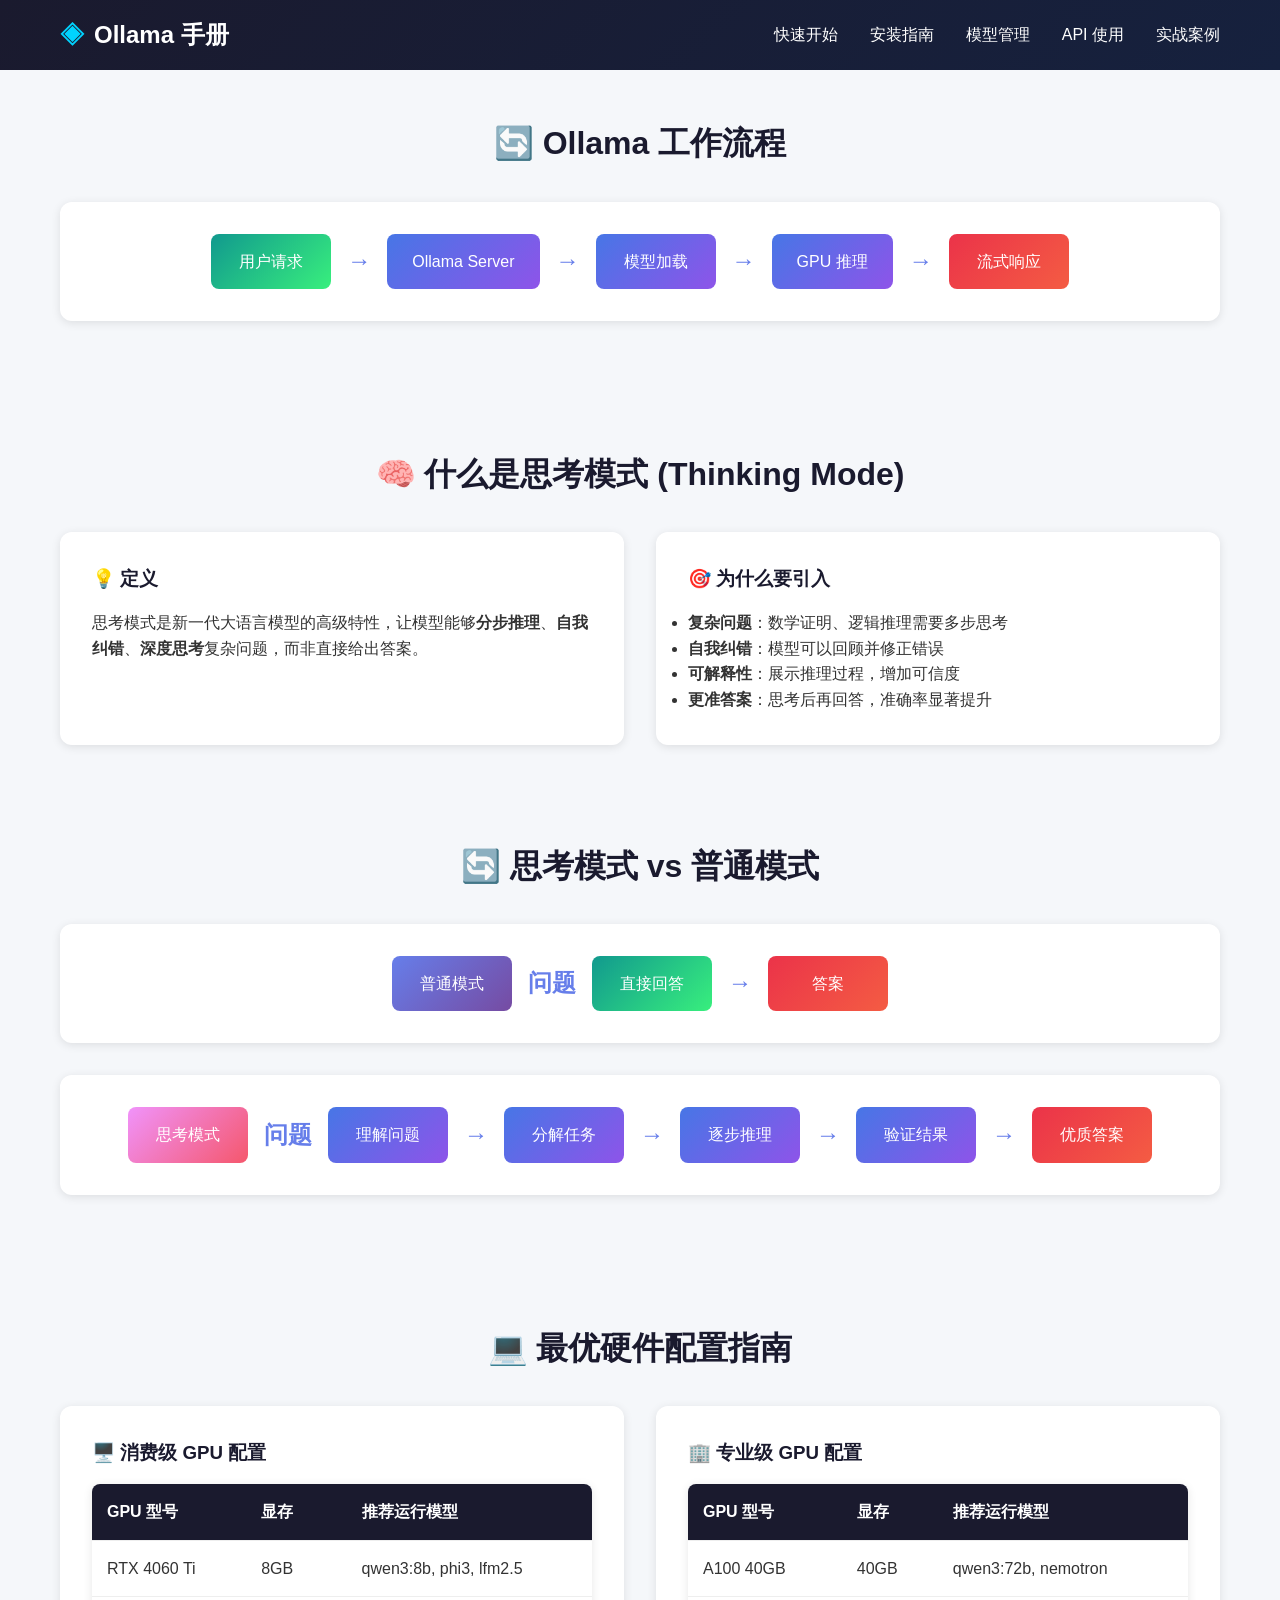
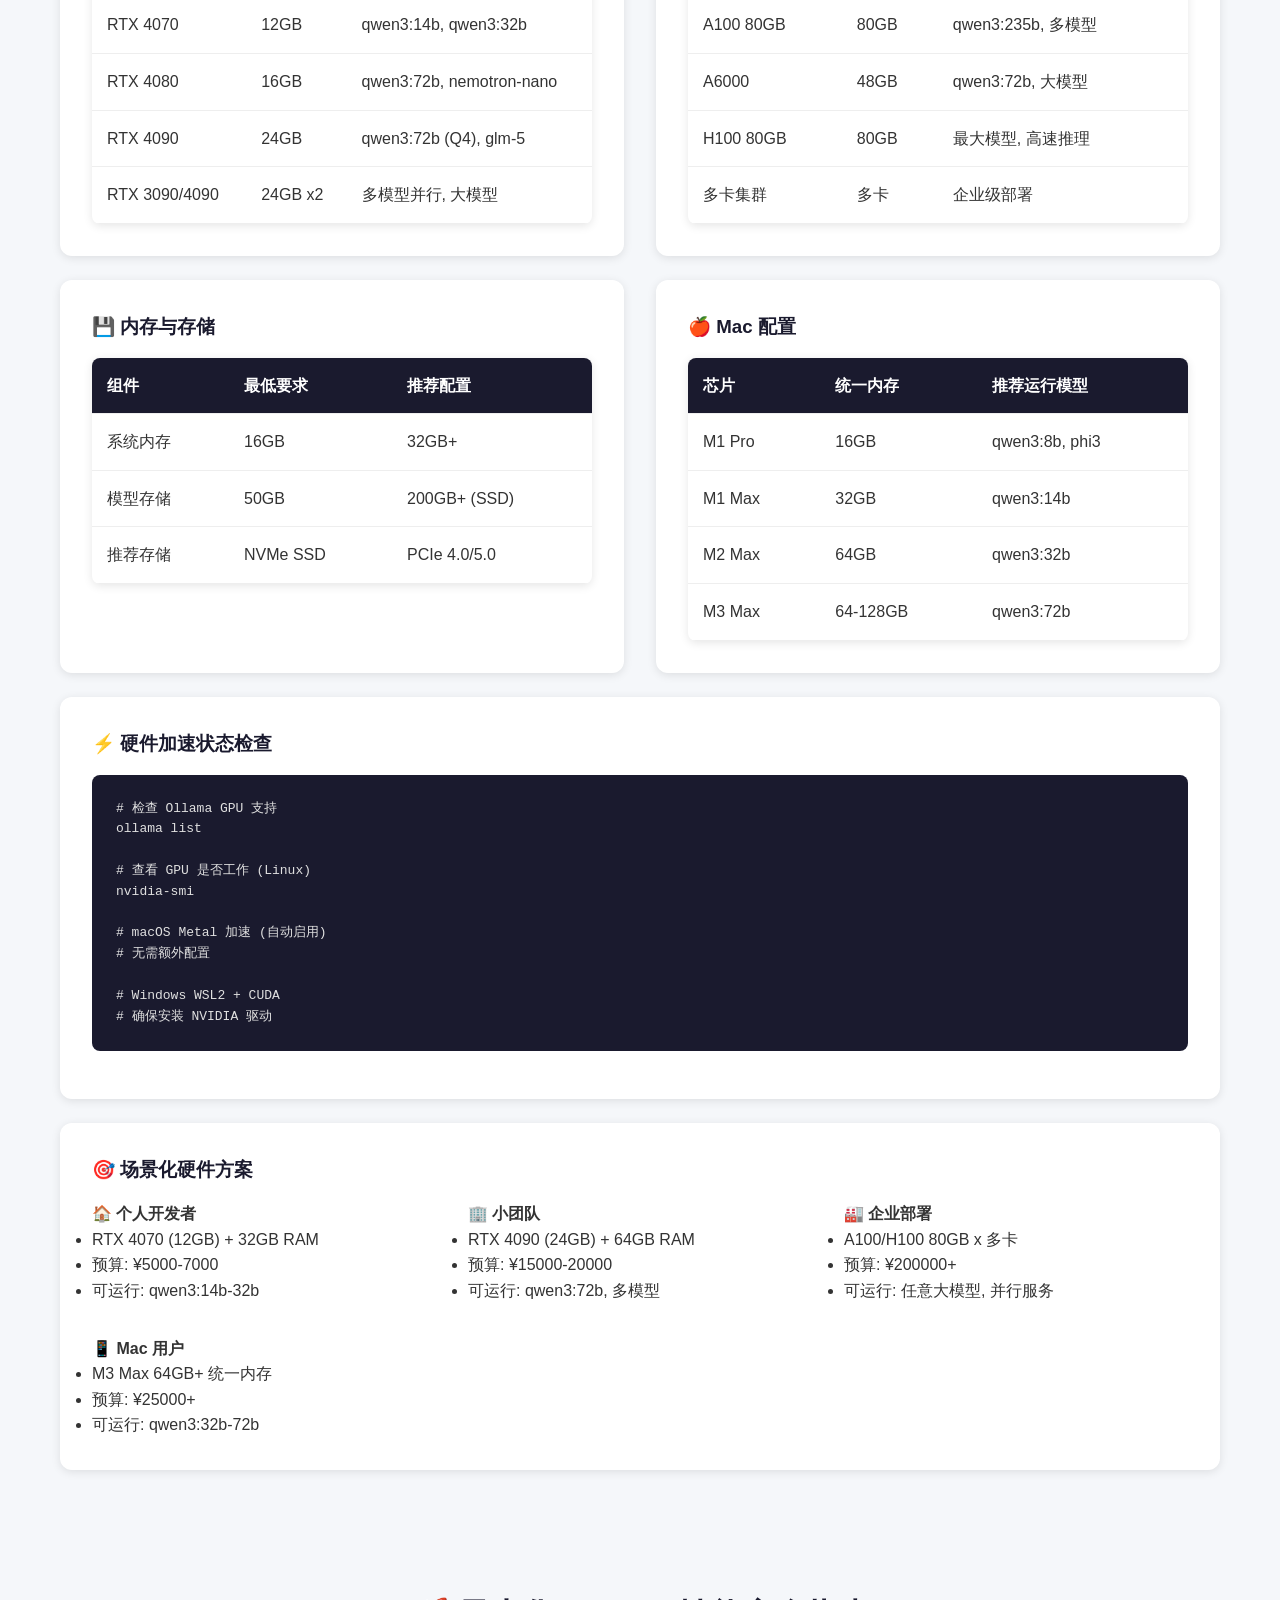
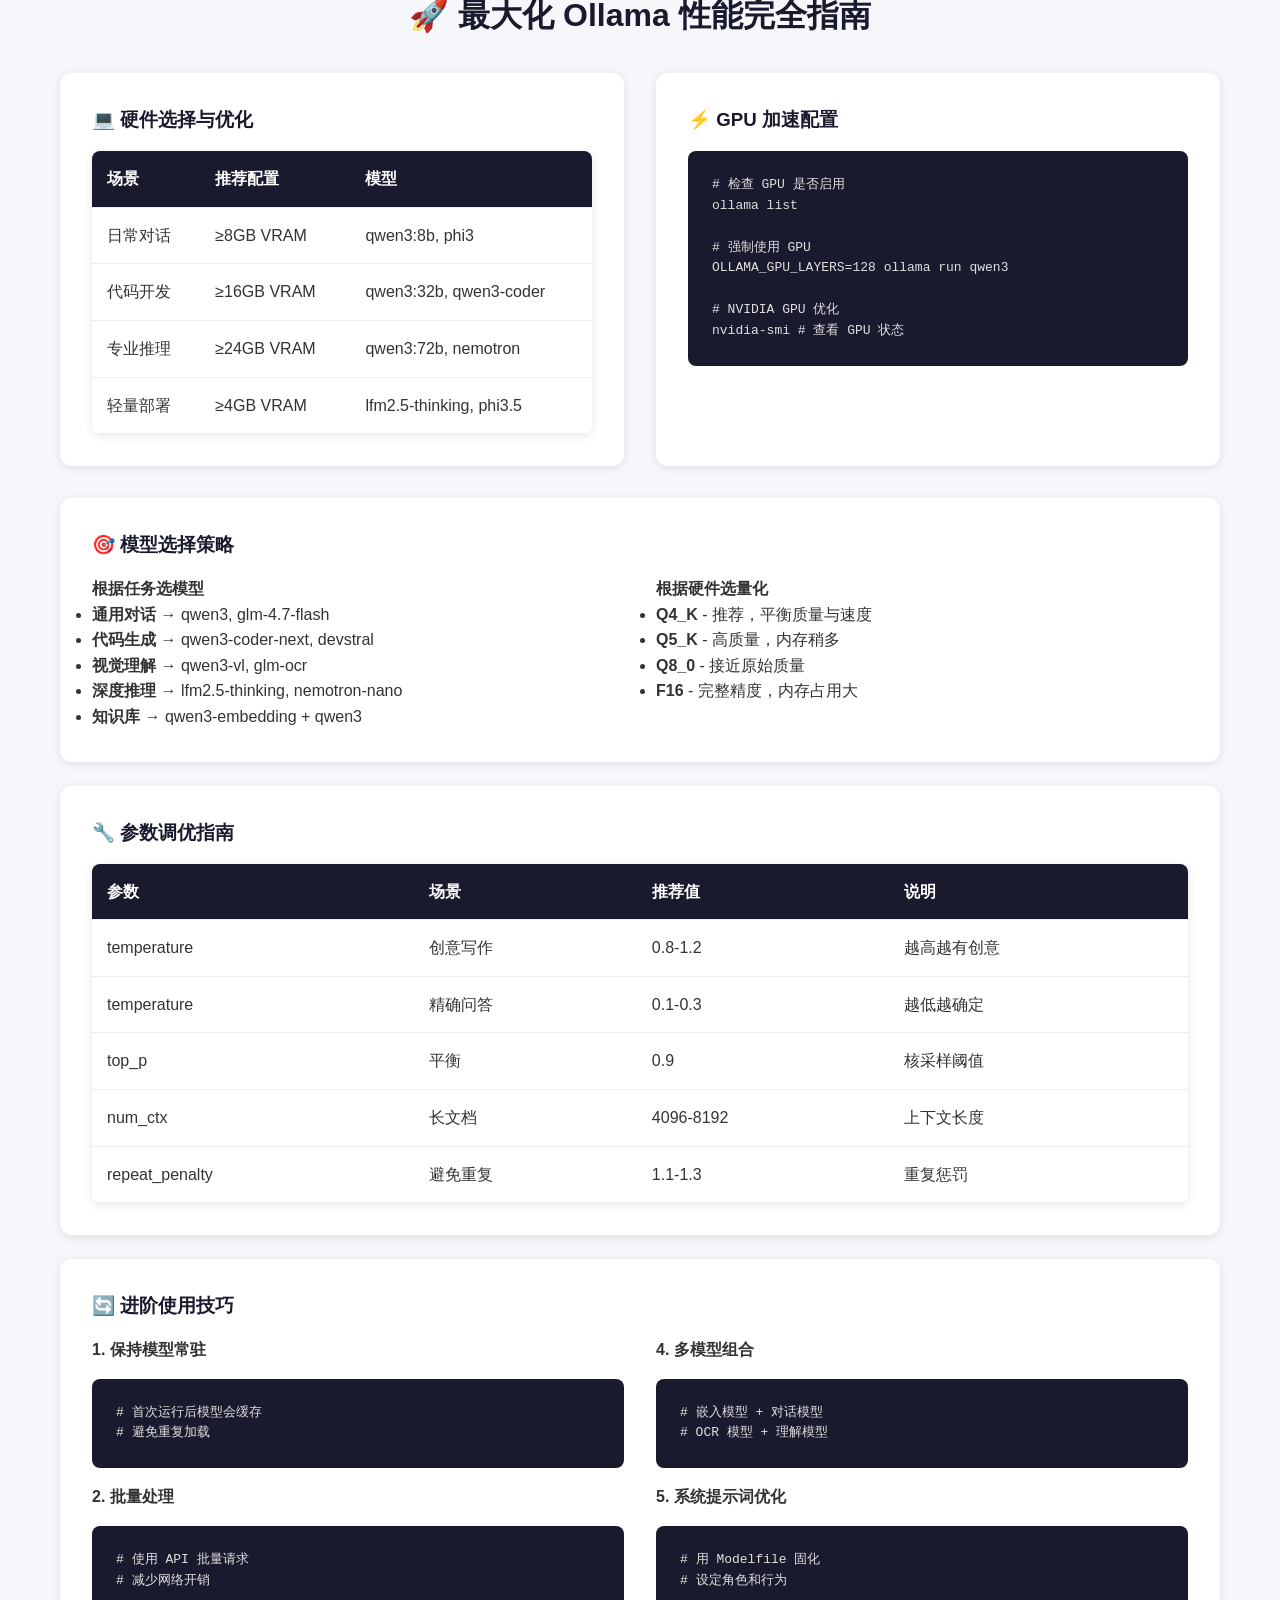
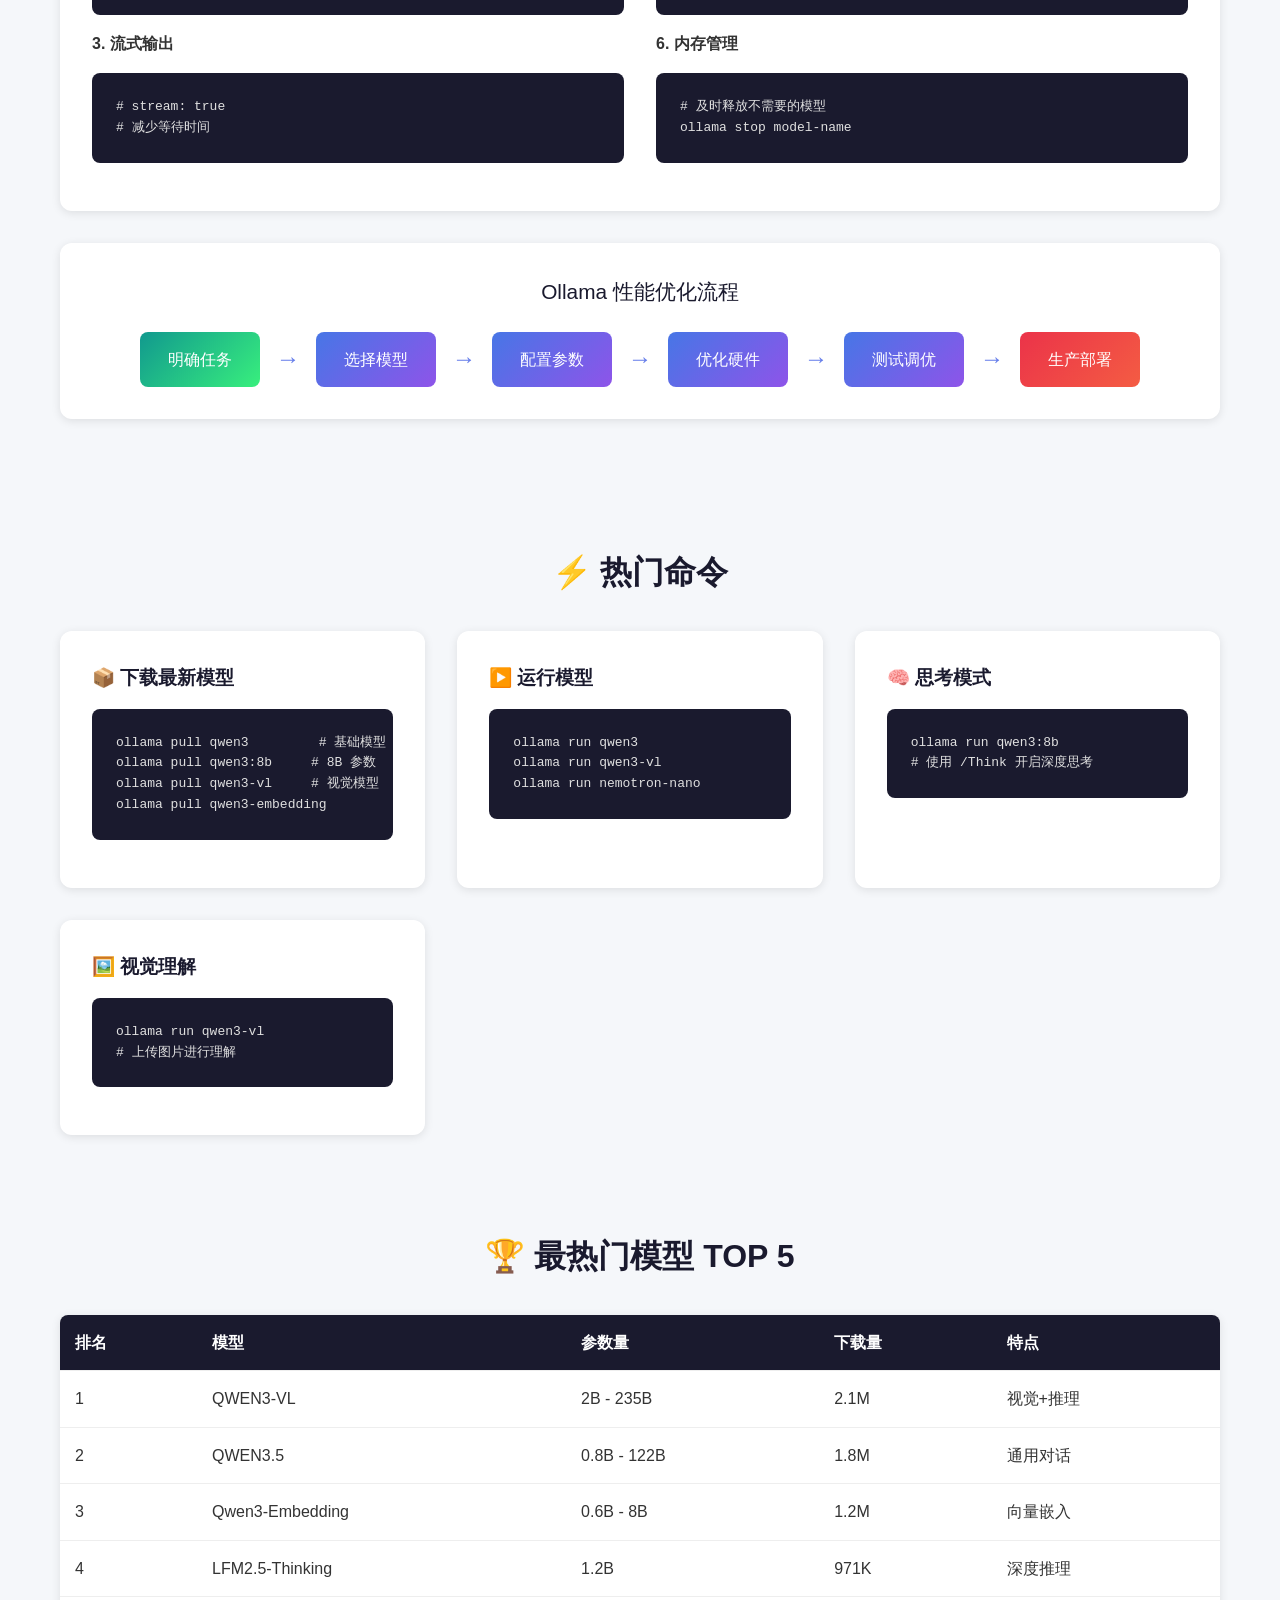
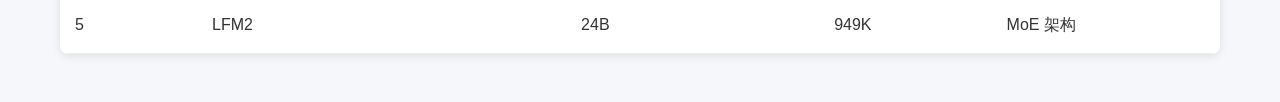
<file: index.html>
<!DOCTYPE html>
<html lang="zh-CN">
<head>
    <meta charset="UTF-8">
    <meta name="viewport" content="width=device-width, initial-scale=1.0">
    <title>Ollama 知识手册 - 程序员指南</title>
    <link rel="stylesheet" href="css/style.css">
</head>
<body>
    <header>
        <div class="container">
            <nav>
                <div class="logo"><span>◈</span> Ollama 手册</div>
                <ul class="nav-links">
                    <li><a href="#start">快速开始</a></li>
                    <li><a href="install.html">安装指南</a></li>
                    <li><a href="models.html">模型管理</a></li>
                    <li><a href="api.html">API 使用</a></li>
                    <li><a href="examples.html">实战案例</a></li>
                </ul>
            </nav>
        </div>
    </header>

    </section>

    <section class="section">
        <div class="container">
            <h2 class="section-title">🔄 Ollama 工作流程</h2>
            <div class="diagram">
                <div class="flowchart">
                    <div class="flow-node start">用户请求</div>
                    <span class="flow-arrow">→</span>
                    <div class="flow-node process">Ollama Server</div>
                    <span class="flow-arrow">→</span>
                    <div class="flow-node process">模型加载</div>
                    <span class="flow-arrow">→</span>
                    <div class="flow-node process">GPU 推理</div>
                    <span class="flow-arrow">→</span>
                    <div class="flow-node end">流式响应</div>
                </div>
            </div>
        </div>
    </section>

    <section class="section">
        <div class="container">
            <h2 class="section-title">🧠 什么是思考模式 (Thinking Mode)</h2>
            <div class="grid">
                <div class="card">
                    <h3>💡 定义</h3>
                    <p>思考模式是新一代大语言模型的高级特性，让模型能够<strong>分步推理</strong>、<strong>自我纠错</strong>、<strong>深度思考</strong>复杂问题，而非直接给出答案。</p>
                </div>
                <div class="card">
                    <h3>🎯 为什么要引入</h3>
                    <ul>
                        <li><strong>复杂问题</strong>：数学证明、逻辑推理需要多步思考</li>
                        <li><strong>自我纠错</strong>：模型可以回顾并修正错误</li>
                        <li><strong>可解释性</strong>：展示推理过程，增加可信度</li>
                        <li><strong>更准答案</strong>：思考后再回答，准确率显著提升</li>
                    </ul>
                </div>
            </div>
        </div>
    </section>

    <section class="section">
        <div class="container">
            <h2 class="section-title">🔄 思考模式 vs 普通模式</h2>
            <div class="diagram">
                <div class="flowchart">
                    <div class="flow-node" style="background: linear-gradient(135deg, #667eea 0%, #764ba2 100%);">普通模式</div>
                    <span class="flow-arrow">问题</span>
                    <div class="flow-node" style="background: linear-gradient(135deg, #11998e 0%, #38ef7d 100%);">直接回答</div>
                    <span class="flow-arrow">→</span>
                    <div class="flow-node end">答案</div>
                </div>
            </div>
            <div class="diagram" style="margin-top: 1rem;">
                <div class="flowchart">
                    <div class="flow-node" style="background: linear-gradient(135deg, #f093fb 0%, #f5576c 100%);">思考模式</div>
                    <span class="flow-arrow">问题</span>
                    <div class="flow-node" style="background: linear-gradient(135deg, #4776E6 0%, #8E54E9 100%);">理解问题</div>
                    <span class="flow-arrow">→</span>
                    <div class="flow-node" style="background: linear-gradient(135deg, #4776E6 0%, #8E54E9 100%);">分解任务</div>
                    <span class="flow-arrow">→</span>
                    <div class="flow-node" style="background: linear-gradient(135deg, #4776E6 0%, #8E54E9 100%);">逐步推理</div>
                    <span class="flow-arrow">→</span>
                    <div class="flow-node" style="background: linear-gradient(135deg, #4776E6 0%, #8E54E9 100%);">验证结果</div>
                    <span class="flow-arrow">→</span>
                    <div class="flow-node end">优质答案</div>
                </div>
            </div>
        </div>
    </section>

    <section class="section">
        <div class="container">
            <h2 class="section-title">💻 最优硬件配置指南</h2>
            
            <div class="grid" style="margin-bottom: 1.5rem;">
                <div class="card">
                    <h3>🖥️ 消费级 GPU 配置</h3>
                    <table>
                        <tr><th>GPU 型号</th><th>显存</th><th>推荐运行模型</th></tr>
                        <tr><td>RTX 4060 Ti</td><td>8GB</td><td>qwen3:8b, phi3, lfm2.5</td></tr>
                        <tr><td>RTX 4070</td><td>12GB</td><td>qwen3:14b, qwen3:32b</td></tr>
                        <tr><td>RTX 4080</td><td>16GB</td><td>qwen3:72b, nemotron-nano</td></tr>
                        <tr><td>RTX 4090</td><td>24GB</td><td>qwen3:72b (Q4), glm-5</td></tr>
                        <tr><td>RTX 3090/4090</td><td>24GB x2</td><td>多模型并行, 大模型</td></tr>
                    </table>
                </div>
                <div class="card">
                    <h3>🏢 专业级 GPU 配置</h3>
                    <table>
                        <tr><th>GPU 型号</th><th>显存</th><th>推荐运行模型</th></tr>
                        <tr><td>A100 40GB</td><td>40GB</td><td>qwen3:72b, nemotron</td></tr>
                        <tr><td>A100 80GB</td><td>80GB</td><td>qwen3:235b, 多模型</td></tr>
                        <tr><td>A6000</td><td>48GB</td><td>qwen3:72b, 大模型</td></tr>
                        <tr><td>H100 80GB</td><td>80GB</td><td>最大模型, 高速推理</td></tr>
                        <tr><td>多卡集群</td><td>多卡</td><td>企业级部署</td></tr>
                    </table>
                </div>
            </div>

            <div class="grid" style="margin-bottom: 1.5rem;">
                <div class="card">
                    <h3>💾 内存与存储</h3>
                    <table>
                        <tr><th>组件</th><th>最低要求</th><th>推荐配置</th></tr>
                        <tr><td>系统内存</td><td>16GB</td><td>32GB+</td></tr>
                        <tr><td>模型存储</td><td>50GB</td><td>200GB+ (SSD)</td></tr>
                        <tr><td>推荐存储</td><td>NVMe SSD</td><td>PCIe 4.0/5.0</td></tr>
                    </table>
                </div>
                <div class="card">
                    <h3>🍎 Mac 配置</h3>
                    <table>
                        <tr><th>芯片</th><th>统一内存</th><th>推荐运行模型</td></tr>
                        <tr><td>M1 Pro</td><td>16GB</td><td>qwen3:8b, phi3</td></tr>
                        <tr><td>M1 Max</td><td>32GB</td><td>qwen3:14b</td></tr>
                        <tr><td>M2 Max</td><td>64GB</td><td>qwen3:32b</td></tr>
                        <tr><td>M3 Max</td><td>64-128GB</td><td>qwen3:72b</td></tr>
                    </table>
                </div>
            </div>

            <div class="card" style="margin-bottom: 1.5rem;">
                <h3>⚡ 硬件加速状态检查</h3>
                <pre># 检查 Ollama GPU 支持
ollama list

# 查看 GPU 是否工作 (Linux)
nvidia-smi

# macOS Metal 加速 (自动启用)
# 无需额外配置

# Windows WSL2 + CUDA
# 确保安装 NVIDIA 驱动</pre>
            </div>

            <div class="card" style="margin-bottom: 1.5rem;">
                <h3>🎯 场景化硬件方案</h3>
                <div class="grid">
                    <div>
                        <h4>🏠 个人开发者</h4>
                        <ul>
                            <li>RTX 4070 (12GB) + 32GB RAM</li>
                            <li>预算: ¥5000-7000</li>
                            <li>可运行: qwen3:14b-32b</li>
                        </ul>
                    </div>
                    <div>
                        <h4>🏢 小团队</h4>
                        <ul>
                            <li>RTX 4090 (24GB) + 64GB RAM</li>
                            <li>预算: ¥15000-20000</li>
                            <li>可运行: qwen3:72b, 多模型</li>
                        </ul>
                    </div>
                    <div>
                        <h4>🏭 企业部署</h4>
                        <ul>
                            <li>A100/H100 80GB x 多卡</li>
                            <li>预算: ¥200000+</li>
                            <li>可运行: 任意大模型, 并行服务</li>
                        </ul>
                    </div>
                    <div>
                        <h4>📱 Mac 用户</h4>
                        <ul>
                            <li>M3 Max 64GB+ 统一内存</li>
                            <li>预算: ¥25000+</li>
                            <li>可运行: qwen3:32b-72b</li>
                        </ul>
                    </div>
                </div>
            </div>
        </div>
    </section>

    <section class="section">
        <div class="container">
            <h2 class="section-title">🚀 最大化 Ollama 性能完全指南</h2>
            
            <div class="grid" style="margin-bottom: 2rem;">
                <div class="card">
                    <h3>💻 硬件选择与优化</h3>
                    <table>
                        <tr><th>场景</th><th>推荐配置</th><th>模型</th></tr>
                        <tr><td>日常对话</td><td>≥8GB VRAM</td><td>qwen3:8b, phi3</td></tr>
                        <tr><td>代码开发</td><td>≥16GB VRAM</td><td>qwen3:32b, qwen3-coder</td></tr>
                        <tr><td>专业推理</td><td>≥24GB VRAM</td><td>qwen3:72b, nemotron</td></tr>
                        <tr><td>轻量部署</td><td>≥4GB VRAM</td><td>lfm2.5-thinking, phi3.5</td></tr>
                    </table>
                </div>
                <div class="card">
                    <h3>⚡ GPU 加速配置</h3>
                    <pre># 检查 GPU 是否启用
ollama list

# 强制使用 GPU
OLLAMA_GPU_LAYERS=128 ollama run qwen3

# NVIDIA GPU 优化
nvidia-smi # 查看 GPU 状态</pre>
                </div>
            </div>

            <div class="card" style="margin-bottom: 1.5rem;">
                <h3>🎯 模型选择策略</h3>
                <div class="grid">
                    <div>
                        <h4>根据任务选模型</h4>
                        <ul>
                            <li><strong>通用对话</strong> → qwen3, glm-4.7-flash</li>
                            <li><strong>代码生成</strong> → qwen3-coder-next, devstral</li>
                            <li><strong>视觉理解</strong> → qwen3-vl, glm-ocr</li>
                            <li><strong>深度推理</strong> → lfm2.5-thinking, nemotron-nano</li>
                            <li><strong>知识库</strong> → qwen3-embedding + qwen3</li>
                        </ul>
                    </div>
                    <div>
                        <h4>根据硬件选量化</h4>
                        <ul>
                            <li><strong>Q4_K</strong> - 推荐，平衡质量与速度</li>
                            <li><strong>Q5_K</strong> - 高质量，内存稍多</li>
                            <li><strong>Q8_0</strong> - 接近原始质量</li>
                            <li><strong>F16</strong> - 完整精度，内存占用大</li>
                        </ul>
                    </div>
                </div>
            </div>

            <div class="card" style="margin-bottom: 1.5rem;">
                <h3>🔧 参数调优指南</h3>
                <table>
                    <tr><th>参数</th><th>场景</th><th>推荐值</th><th>说明</th></tr>
                    <tr><td>temperature</td><td>创意写作</td><td>0.8-1.2</td><td>越高越有创意</td></tr>
                    <tr><td>temperature</td><td>精确问答</td><td>0.1-0.3</td><td>越低越确定</td></tr>
                    <tr><td>top_p</td><td>平衡</td><td>0.9</td><td>核采样阈值</td></tr>
                    <tr><td>num_ctx</td><td>长文档</td><td>4096-8192</td><td>上下文长度</td></tr>
                    <tr><td>repeat_penalty</td><td>避免重复</td><td>1.1-1.3</td><td>重复惩罚</td></tr>
                </table>
            </div>

            <div class="card" style="margin-bottom: 1.5rem;">
                <h3>🔄 进阶使用技巧</h3>
                <div class="grid">
                    <div>
                        <h4>1. 保持模型常驻</h4>
                        <pre># 首次运行后模型会缓存
# 避免重复加载</pre>
                        <h4>2. 批量处理</h4>
                        <pre># 使用 API 批量请求
# 减少网络开销</pre>
                        <h4>3. 流式输出</h4>
                        <pre># stream: true
# 减少等待时间</pre>
                    </div>
                    <div>
                        <h4>4. 多模型组合</h4>
                        <pre># 嵌入模型 + 对话模型
# OCR 模型 + 理解模型</pre>
                        <h4>5. 系统提示词优化</h4>
                        <pre># 用 Modelfile 固化
# 设定角色和行为</pre>
                        <h4>6. 内存管理</h4>
                        <pre># 及时释放不需要的模型
ollama stop model-name</pre>
                    </div>
                </div>
            </div>

            <div class="diagram">
                <div class="diagram-title">Ollama 性能优化流程</div>
                <div class="flowchart">
                    <div class="flow-node start">明确任务</div>
                    <span class="flow-arrow">→</span>
                    <div class="flow-node process">选择模型</div>
                    <span class="flow-arrow">→</span>
                    <div class="flow-node process">配置参数</div>
                    <span class="flow-arrow">→</span>
                    <div class="flow-node process">优化硬件</div>
                    <span class="flow-arrow">→</span>
                    <div class="flow-node process">测试调优</div>
                    <span class="flow-arrow">→</span>
                    <div class="flow-node end">生产部署</div>
                </div>
            </div>
        </div>
    </section>

    <section class="section">
        <div class="container">
            <h2 class="section-title">⚡ 热门命令</h2>
            <div class="grid">
                <div class="card">
                    <h3>📦 下载最新模型</h3>
                    <pre>ollama pull qwen3         # 基础模型
ollama pull qwen3:8b     # 8B 参数
ollama pull qwen3-vl     # 视觉模型
ollama pull qwen3-embedding</pre>
                </div>
                <div class="card">
                    <h3>▶️ 运行模型</h3>
                    <pre>ollama run qwen3
ollama run qwen3-vl
ollama run nemotron-nano</pre>
                </div>
                <div class="card">
                    <h3>🧠 思考模式</h3>
                    <pre>ollama run qwen3:8b
# 使用 /Think 开启深度思考</pre>
                </div>
                <div class="card">
                    <h3>🖼️ 视觉理解</h3>
                    <pre>ollama run qwen3-vl
# 上传图片进行理解</pre>
                </div>
            </div>
        </div>
    </section>

    <section class="section">
        <div class="container">
            <h2 class="section-title">🏆 最热门模型 TOP 5</h2>
            <table>
                <tr>
                    <th>排名</th>
                    <th>模型</th>
                    <th>参数量</th>
                    <th>下载量</th>
                    <th>特点</th>
                </tr>
                <tr>
                    <td>1</td>
                    <td>QWEN3-VL</td>
                    <td>2B - 235B</td>
                    <td>2.1M</td>
                    <td>视觉+推理</td>
                </tr>
                <tr>
                    <td>2</td>
                    <td>QWEN3.5</td>
                    <td>0.8B - 122B</td>
                    <td>1.8M</td>
                    <td>通用对话</td>
                </tr>
                <tr>
                    <td>3</td>
                    <td>Qwen3-Embedding</td>
                    <td>0.6B - 8B</td>
                    <td>1.2M</td>
                    <td>向量嵌入</td>
                </tr>
                <tr>
                    <td>4</td>
                    <td>LFM2.5-Thinking</td>
                    <td>1.2B</td>
                    <td>971K</td>
                    <td>深度推理</td>
                </tr>
                <tr>
                    <td>5</td>
                    <td>LFM2</td>
                    <td>24B</td>
                    <td>949K</td>
                    <td>MoE 架构</td>
                </tr>
            </table>
        </div>
    </section>

    <script src="js/main.js"></script>
</body>
</html>
</file>
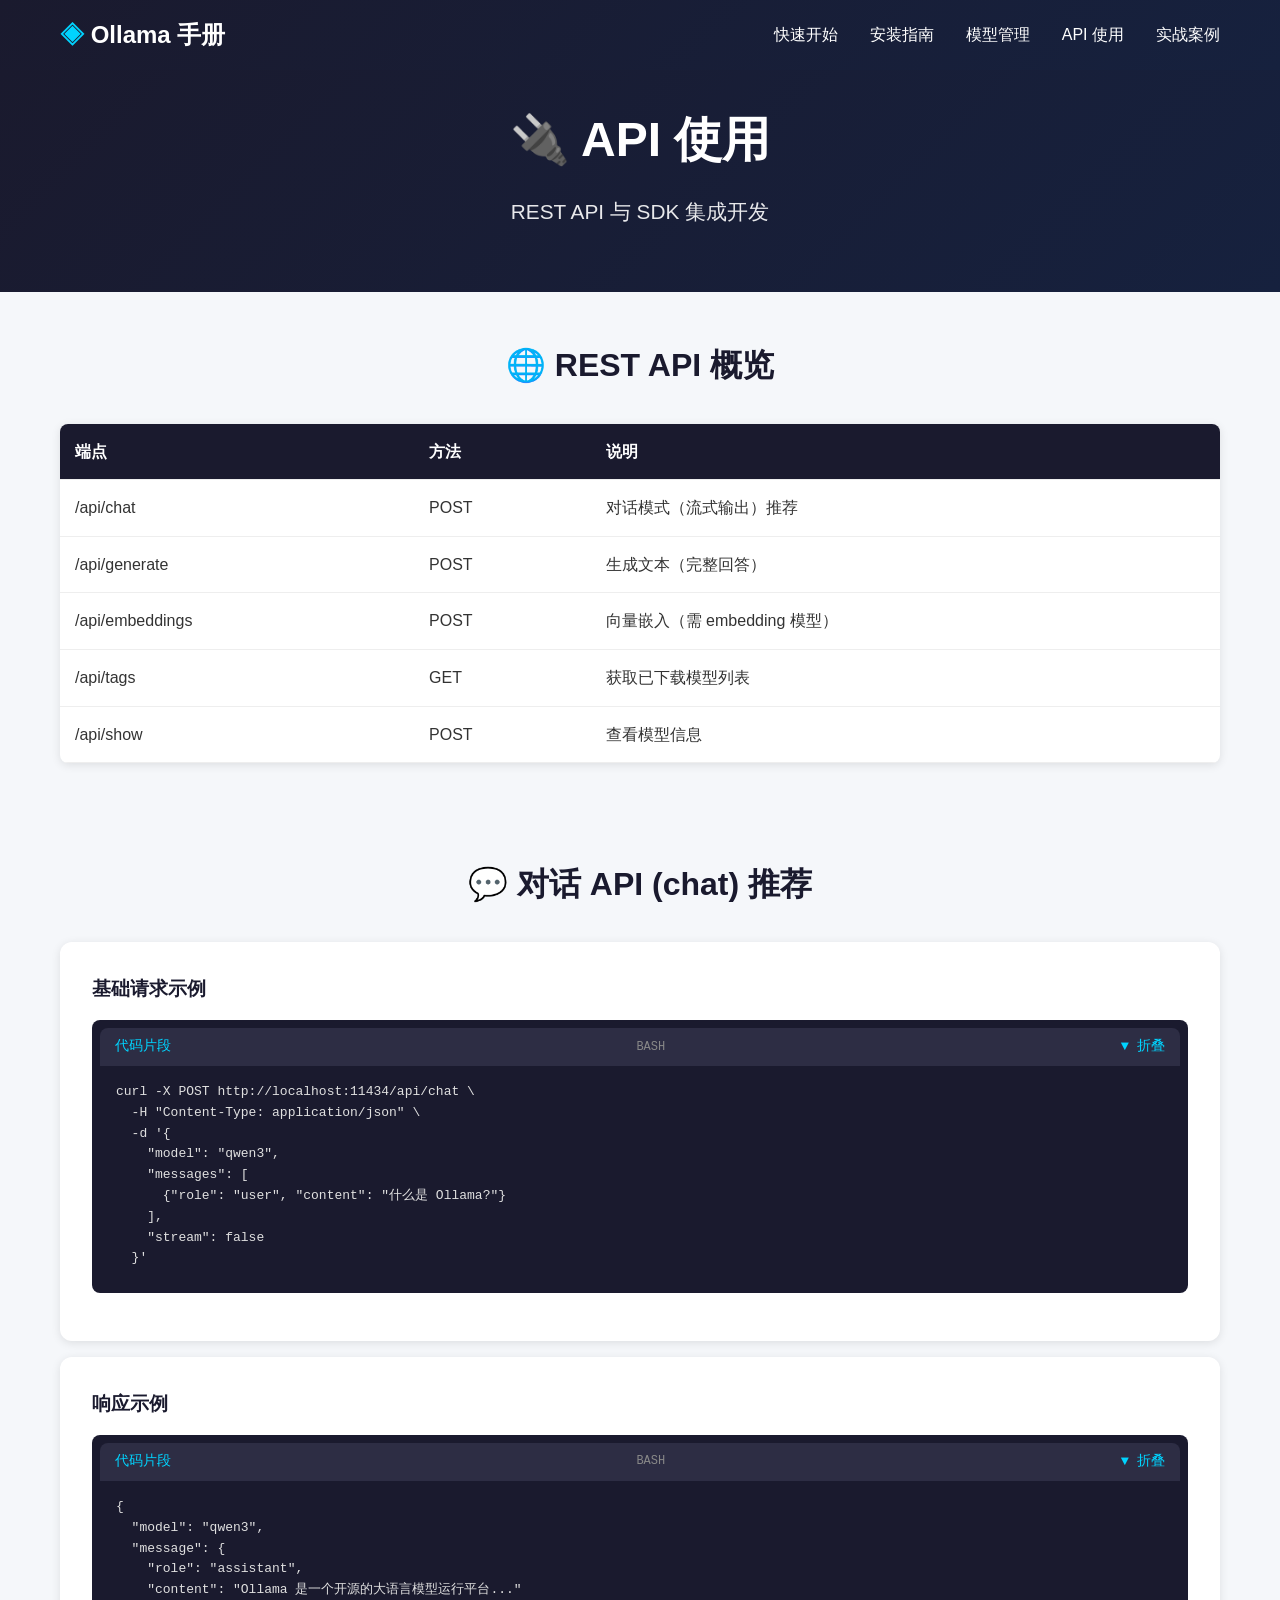
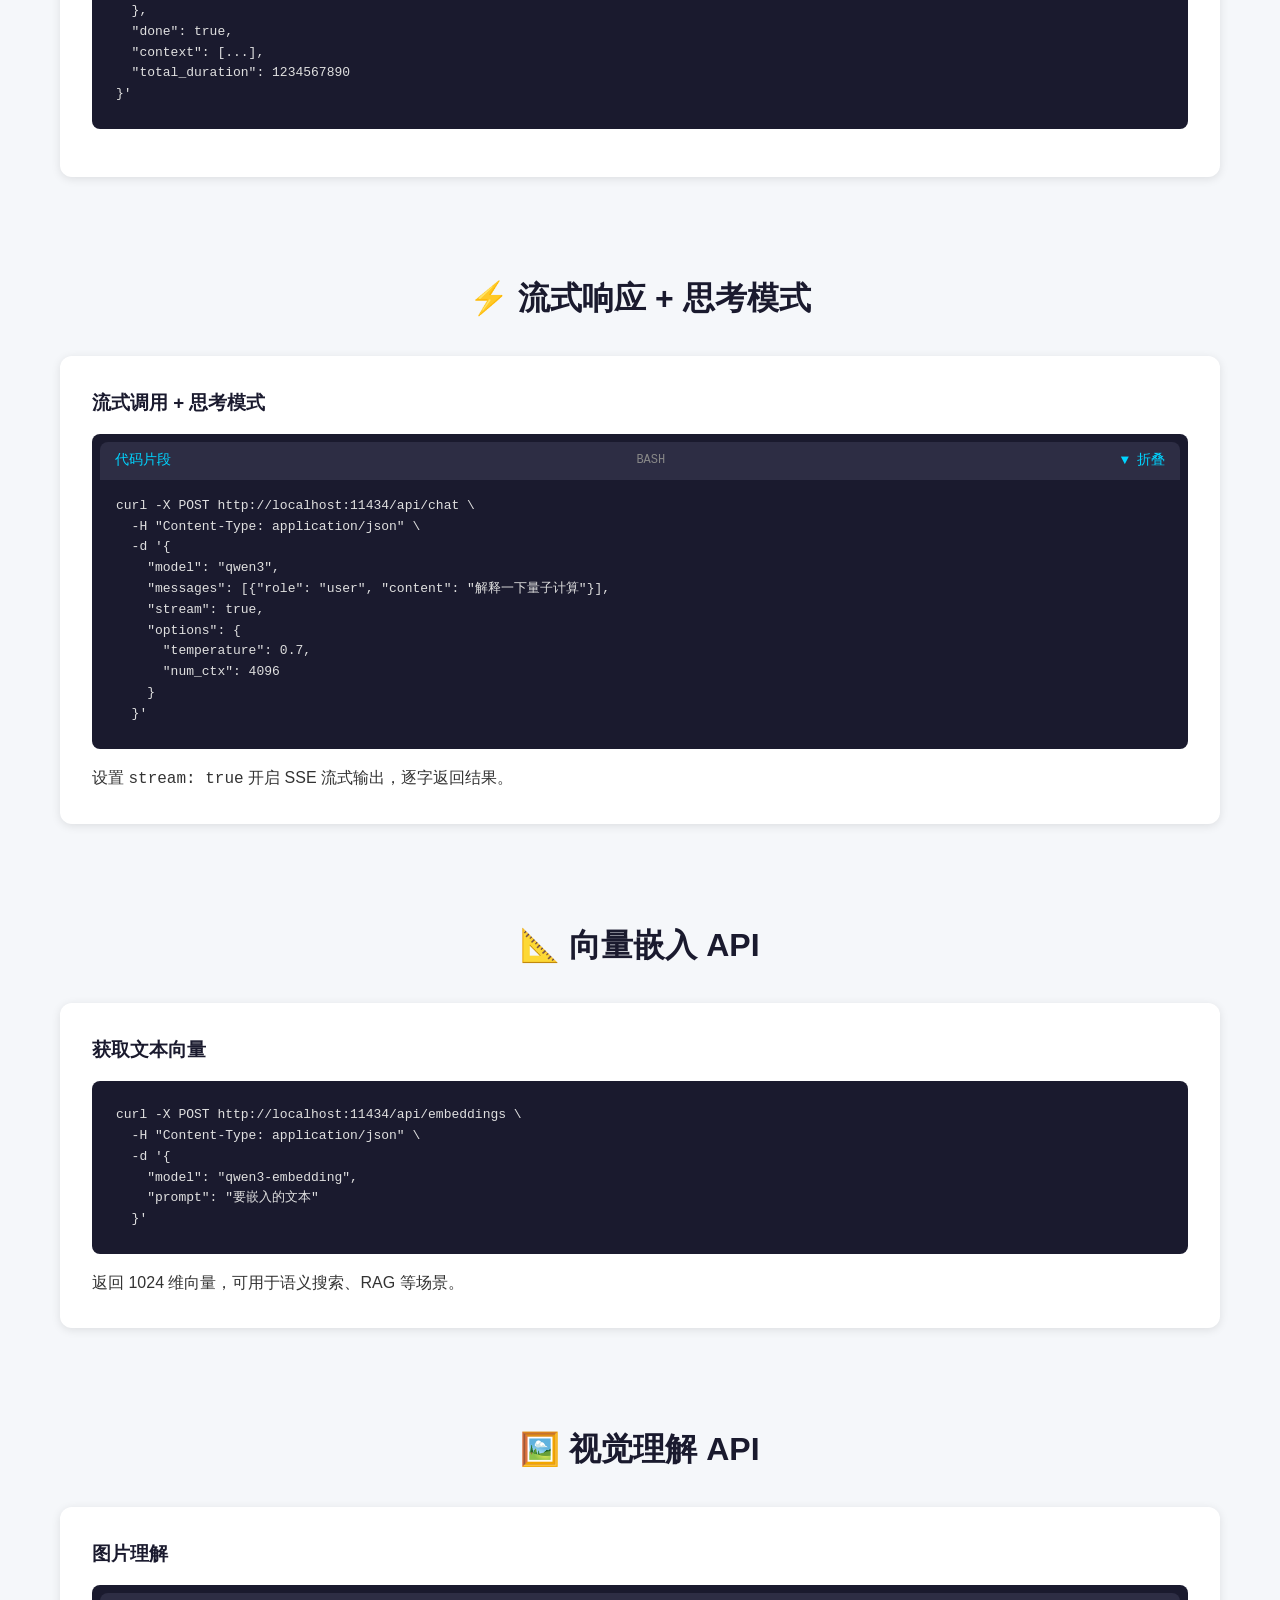
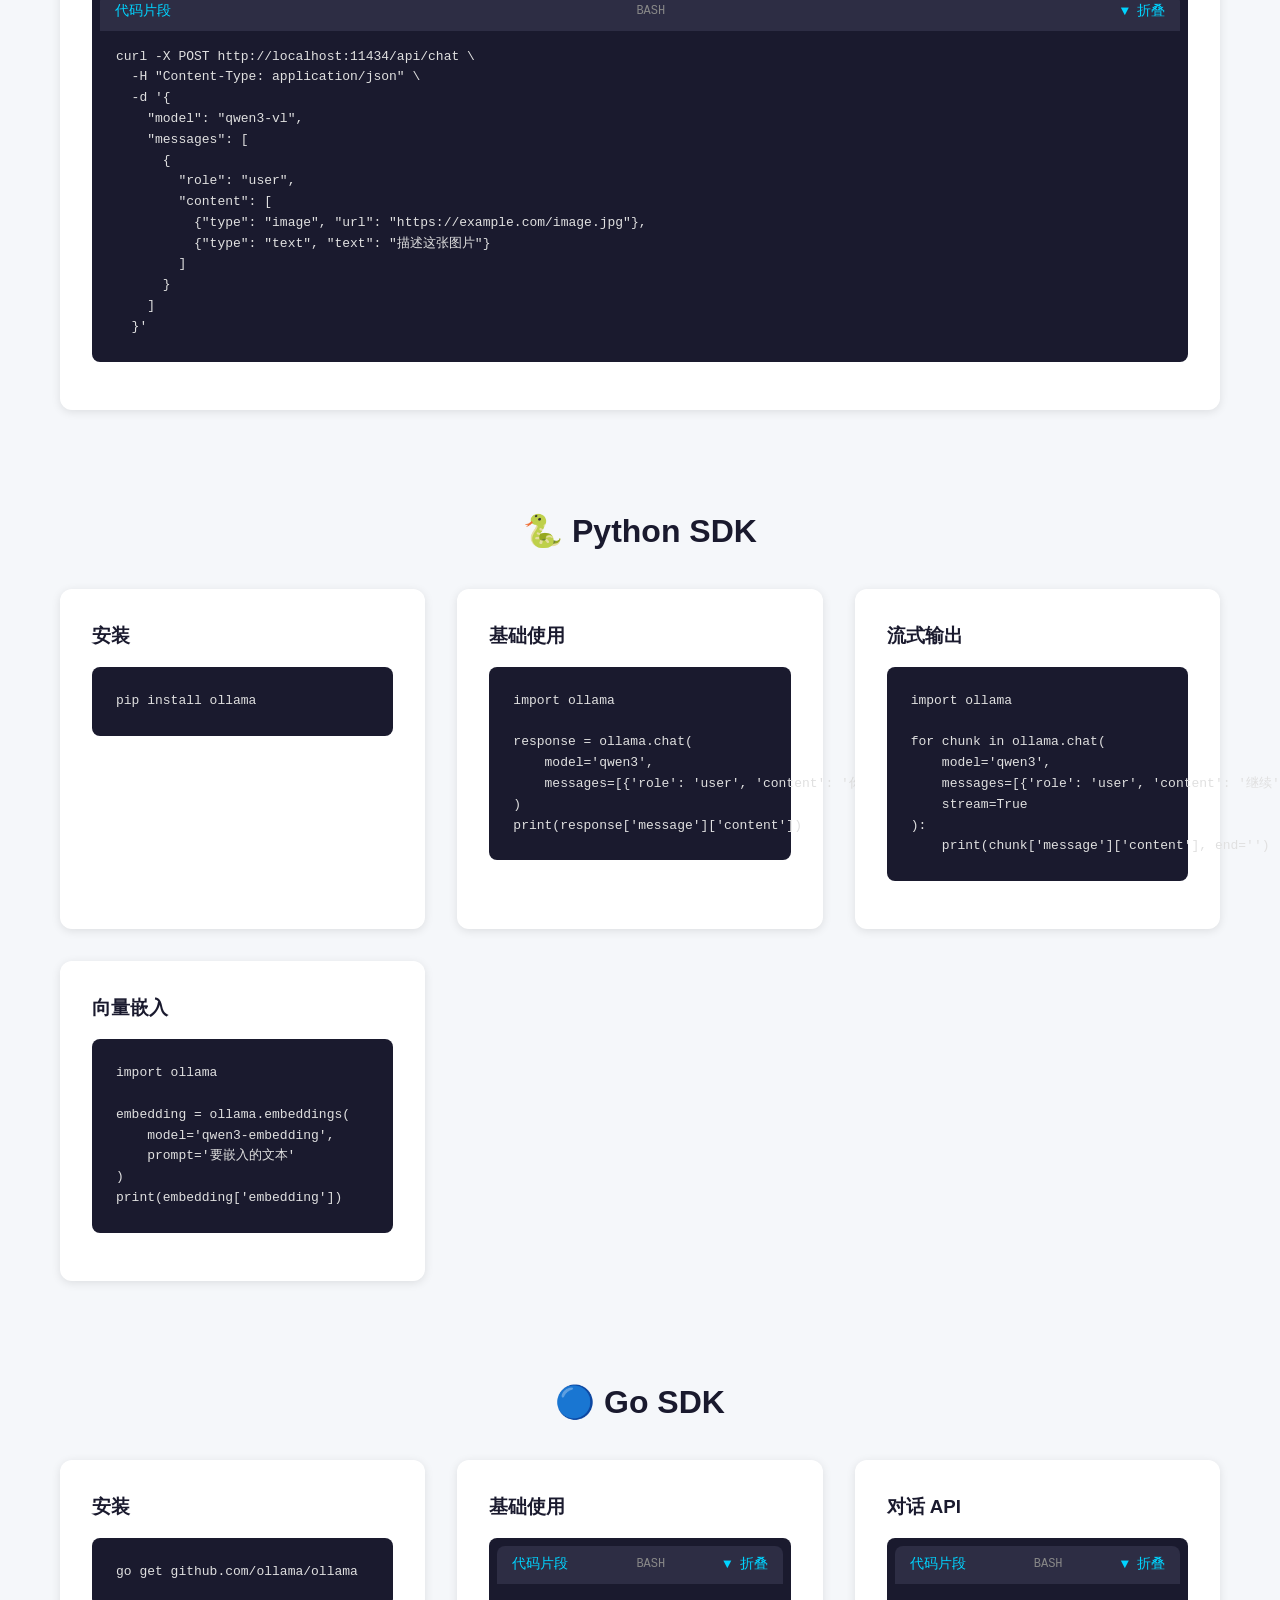
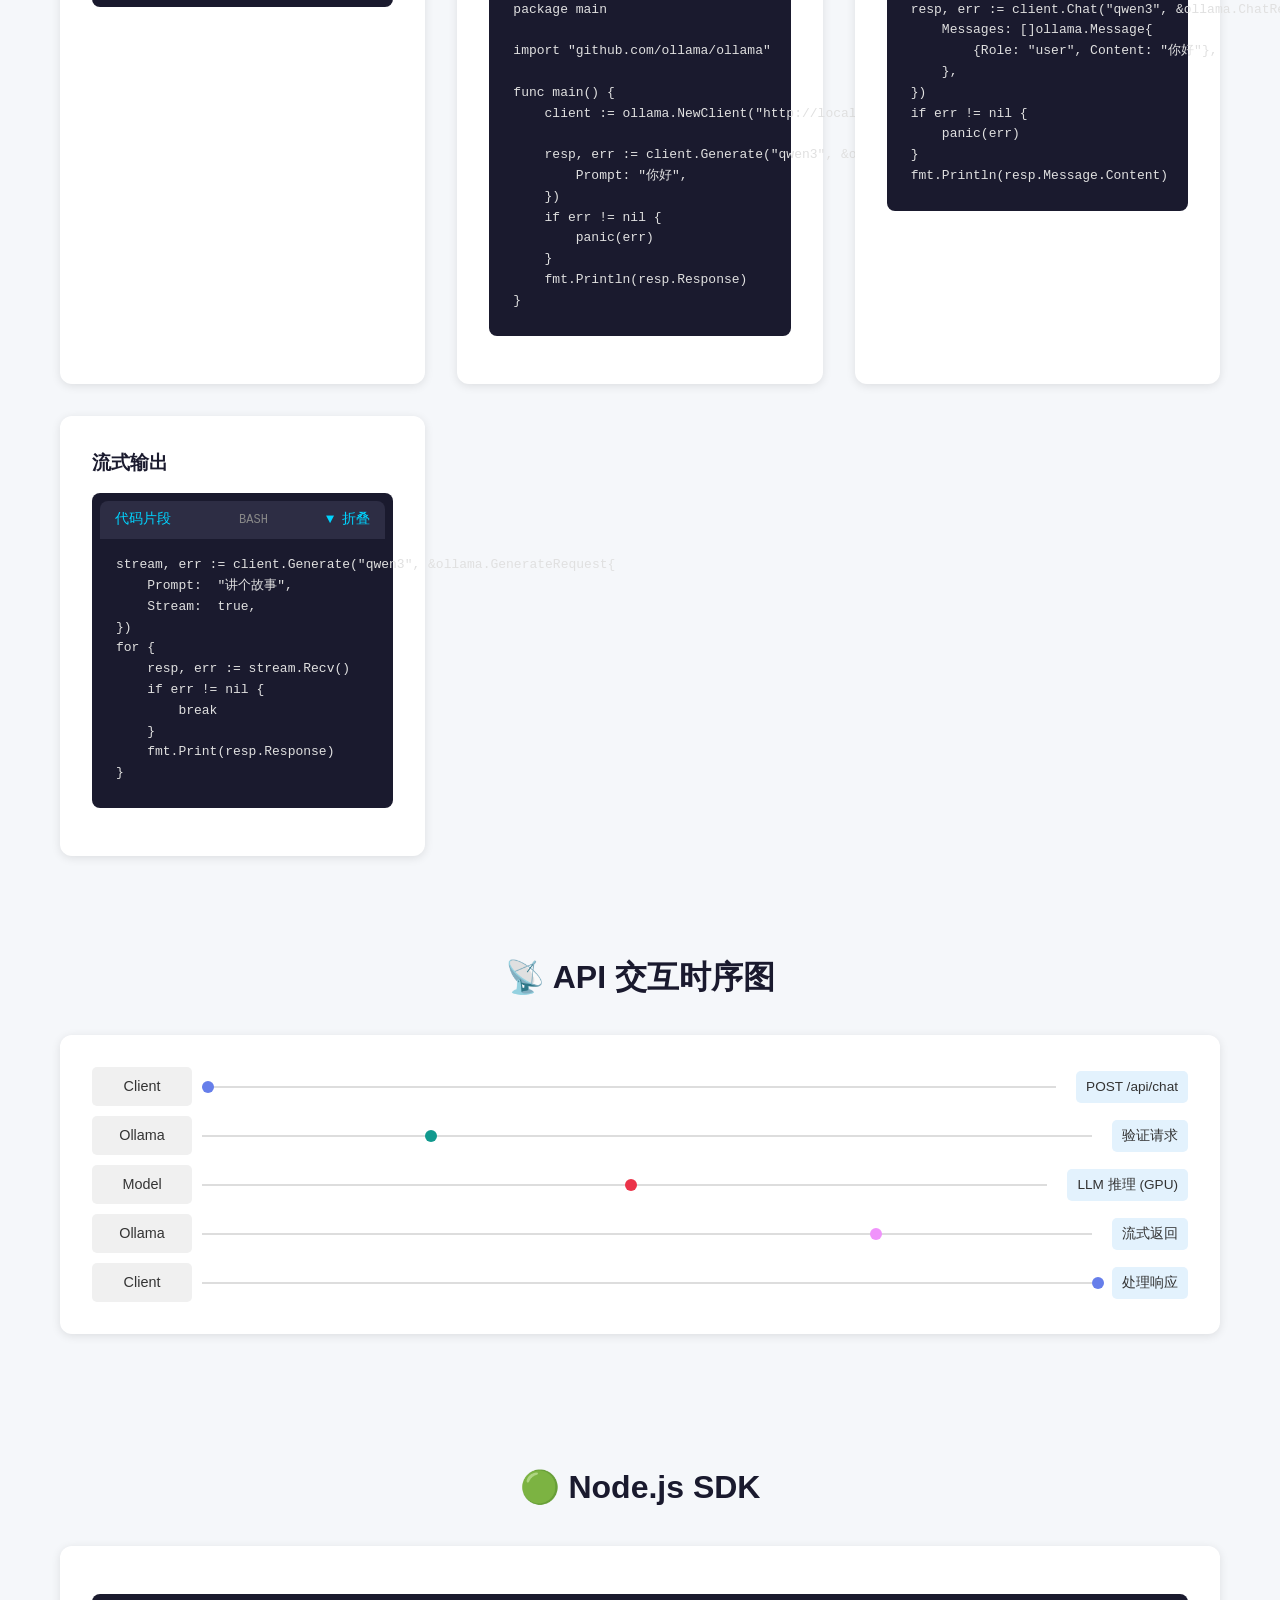
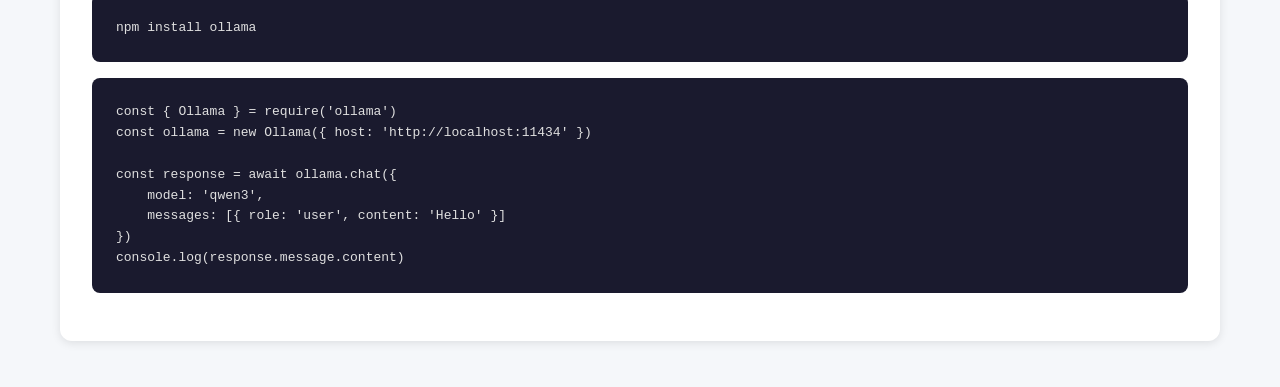
<file: api.html>
<!DOCTYPE html>
<html lang="zh-CN">
<head>
    <meta charset="UTF-8">
    <meta name="viewport" content="width=device-width, initial-scale=1.0">
    <title>API 使用 - Ollama 知识手册</title>
    <link rel="stylesheet" href="css/style.css">
</head>
<body>
    <header>
        <div class="container">
            <nav>
                <div class="logo"><a href="index.html" style="color:white;text-decoration:none"><span>◈</span> Ollama 手册</a></div>
                <ul class="nav-links">
                    <li><a href="index.html">快速开始</a></li>
                    <li><a href="install.html">安装指南</a></li>
                    <li><a href="models.html">模型管理</a></li>
                    <li><a href="api.html">API 使用</a></li>
                    <li><a href="examples.html">实战案例</a></li>
                </ul>
            </nav>
        </div>
    </header>

    <section class="hero" style="padding: 2rem 0;">
        <div class="container">
            <h1>🔌 API 使用</h1>
            <p>REST API 与 SDK 集成开发</p>
        </div>
    </section>

    <section class="section">
        <div class="container">
            <h2 class="section-title">🌐 REST API 概览</h2>
            <table>
                <tr>
                    <th>端点</th>
                    <th>方法</th>
                    <th>说明</th>
                </tr>
                <tr>
                    <td>/api/chat</td>
                    <td>POST</td>
                    <td>对话模式（流式输出）推荐</td>
                </tr>
                <tr>
                    <td>/api/generate</td>
                    <td>POST</td>
                    <td>生成文本（完整回答）</td>
                </tr>
                <tr>
                    <td>/api/embeddings</td>
                    <td>POST</td>
                    <td>向量嵌入（需 embedding 模型）</td>
                </tr>
                <tr>
                    <td>/api/tags</td>
                    <td>GET</td>
                    <td>获取已下载模型列表</td>
                </tr>
                <tr>
                    <td>/api/show</td>
                    <td>POST</td>
                    <td>查看模型信息</td>
                </tr>
            </table>
        </div>
    </section>

    <section class="section">
        <div class="container">
            <h2 class="section-title">💬 对话 API (chat) 推荐</h2>
            <div class="card">
                <h3>基础请求示例</h3>
                <pre>curl -X POST http://localhost:11434/api/chat \
  -H "Content-Type: application/json" \
  -d '{
    "model": "qwen3",
    "messages": [
      {"role": "user", "content": "什么是 Ollama?"}
    ],
    "stream": false
  }'</pre>
            </div>
            <div class="card" style="margin-top:1rem">
                <h3>响应示例</h3>
                <pre>{
  "model": "qwen3",
  "message": {
    "role": "assistant",
    "content": "Ollama 是一个开源的大语言模型运行平台..."
  },
  "done": true,
  "context": [...],
  "total_duration": 1234567890
}'</pre>
            </div>
        </div>
    </section>

    <section class="section">
        <div class="container">
            <h2 class="section-title">⚡ 流式响应 + 思考模式</h2>
            <div class="card">
                <h3>流式调用 + 思考模式</h3>
                <pre>curl -X POST http://localhost:11434/api/chat \
  -H "Content-Type: application/json" \
  -d '{
    "model": "qwen3",
    "messages": [{"role": "user", "content": "解释一下量子计算"}],
    "stream": true,
    "options": {
      "temperature": 0.7,
      "num_ctx": 4096
    }
  }'</pre>
                <p style="margin-top:1rem">设置 <code>stream: true</code> 开启 SSE 流式输出，逐字返回结果。</p>
            </div>
        </div>
    </section>

    <section class="section">
        <div class="container">
            <h2 class="section-title">📐 向量嵌入 API</h2>
            <div class="card">
                <h3>获取文本向量</h3>
                <pre>curl -X POST http://localhost:11434/api/embeddings \
  -H "Content-Type: application/json" \
  -d '{
    "model": "qwen3-embedding",
    "prompt": "要嵌入的文本"
  }'</pre>
                <p style="margin-top:1rem">返回 1024 维向量，可用于语义搜索、RAG 等场景。</p>
            </div>
        </div>
    </section>

    <section class="section">
        <div class="container">
            <h2 class="section-title">🖼️ 视觉理解 API</h2>
            <div class="card">
                <h3>图片理解</h3>
                <pre>curl -X POST http://localhost:11434/api/chat \
  -H "Content-Type: application/json" \
  -d '{
    "model": "qwen3-vl",
    "messages": [
      {
        "role": "user",
        "content": [
          {"type": "image", "url": "https://example.com/image.jpg"},
          {"type": "text", "text": "描述这张图片"}
        ]
      }
    ]
  }'</pre>
            </div>
        </div>
    </section>

    <section class="section">
        <div class="container">
            <h2 class="section-title">🐍 Python SDK</h2>
            <div class="grid">
                <div class="card">
                    <h3>安装</h3>
                    <pre>pip install ollama</pre>
                </div>
                <div class="card">
                    <h3>基础使用</h3>
                    <pre>import ollama

response = ollama.chat(
    model='qwen3',
    messages=[{'role': 'user', 'content': '你好'}]
)
print(response['message']['content'])</pre>
                </div>
                <div class="card">
                    <h3>流式输出</h3>
                    <pre>import ollama

for chunk in ollama.chat(
    model='qwen3',
    messages=[{'role': 'user', 'content': '继续'}],
    stream=True
):
    print(chunk['message']['content'], end='')</pre>
                </div>
                <div class="card">
                    <h3>向量嵌入</h3>
                    <pre>import ollama

embedding = ollama.embeddings(
    model='qwen3-embedding',
    prompt='要嵌入的文本'
)
print(embedding['embedding'])</pre>
                </div>
            </div>
        </div>
    </section>

    <section class="section">
        <div class="container">
            <h2 class="section-title">🔵 Go SDK</h2>
            <div class="grid">
                <div class="card">
                    <h3>安装</h3>
                    <pre>go get github.com/ollama/ollama</pre>
                </div>
                <div class="card">
                    <h3>基础使用</h3>
                    <pre>package main

import "github.com/ollama/ollama"

func main() {
    client := ollama.NewClient("http://localhost:11434")
    
    resp, err := client.Generate("qwen3", &ollama.GenerateRequest{
        Prompt: "你好",
    })
    if err != nil {
        panic(err)
    }
    fmt.Println(resp.Response)
}</pre>
                </div>
                <div class="card">
                    <h3>对话 API</h3>
                    <pre>resp, err := client.Chat("qwen3", &ollama.ChatRequest{
    Messages: []ollama.Message{
        {Role: "user", Content: "你好"},
    },
})
if err != nil {
    panic(err)
}
fmt.Println(resp.Message.Content)</pre>
                </div>
                <div class="card">
                    <h3>流式输出</h3>
                    <pre>stream, err := client.Generate("qwen3", &ollama.GenerateRequest{
    Prompt:  "讲个故事",
    Stream:  true,
})
for {
    resp, err := stream.Recv()
    if err != nil {
        break
    }
    fmt.Print(resp.Response)
}</pre>
                </div>
            </div>
        </div>
    </section>

    <section class="section">
        <div class="container">
            <h2 class="section-title">📡 API 交互时序图</h2>
            <div class="diagram">
                <div class="sequence-diagram">
                    <div class="sequence-row">
                        <div class="sequence-label">Client</div>
                        <div class="sequence-line"><div class="sequence-dot" style="background:#667eea;left:0"></div></div>
                        <div class="sequence-msg">POST /api/chat</div>
                    </div>
                    <div class="sequence-row">
                        <div class="sequence-label">Ollama</div>
                        <div class="sequence-line"><div class="sequence-dot" style="background:#11998e;left:25%"></div></div>
                        <div class="sequence-msg">验证请求</div>
                    </div>
                    <div class="sequence-row">
                        <div class="sequence-label">Model</div>
                        <div class="sequence-line"><div class="sequence-dot" style="background:#eb3349;left:50%"></div></div>
                        <div class="sequence-msg">LLM 推理 (GPU)</div>
                    </div>
                    <div class="sequence-row">
                        <div class="sequence-label">Ollama</div>
                        <div class="sequence-line"><div class="sequence-dot" style="background:#f093fb;left:75%"></div></div>
                        <div class="sequence-msg">流式返回</div>
                    </div>
                    <div class="sequence-row">
                        <div class="sequence-label">Client</div>
                        <div class="sequence-line"><div class="sequence-dot" style="background:#667eea;left:100%"></div></div>
                        <div class="sequence-msg">处理响应</div>
                    </div>
                </div>
            </div>
        </div>
    </section>

    <section class="section">
        <div class="container">
            <h2 class="section-title">🟢 Node.js SDK</h2>
            <div class="card">
                <pre>npm install ollama</pre>
                <pre style="margin-top:1rem">const { Ollama } = require('ollama')
const ollama = new Ollama({ host: 'http://localhost:11434' })

const response = await ollama.chat({
    model: 'qwen3',
    messages: [{ role: 'user', content: 'Hello' }]
})
console.log(response.message.content)</pre>
            </div>
        </div>
    </section>

    <script src="js/main.js"></script>
</body>
</html>
</file>
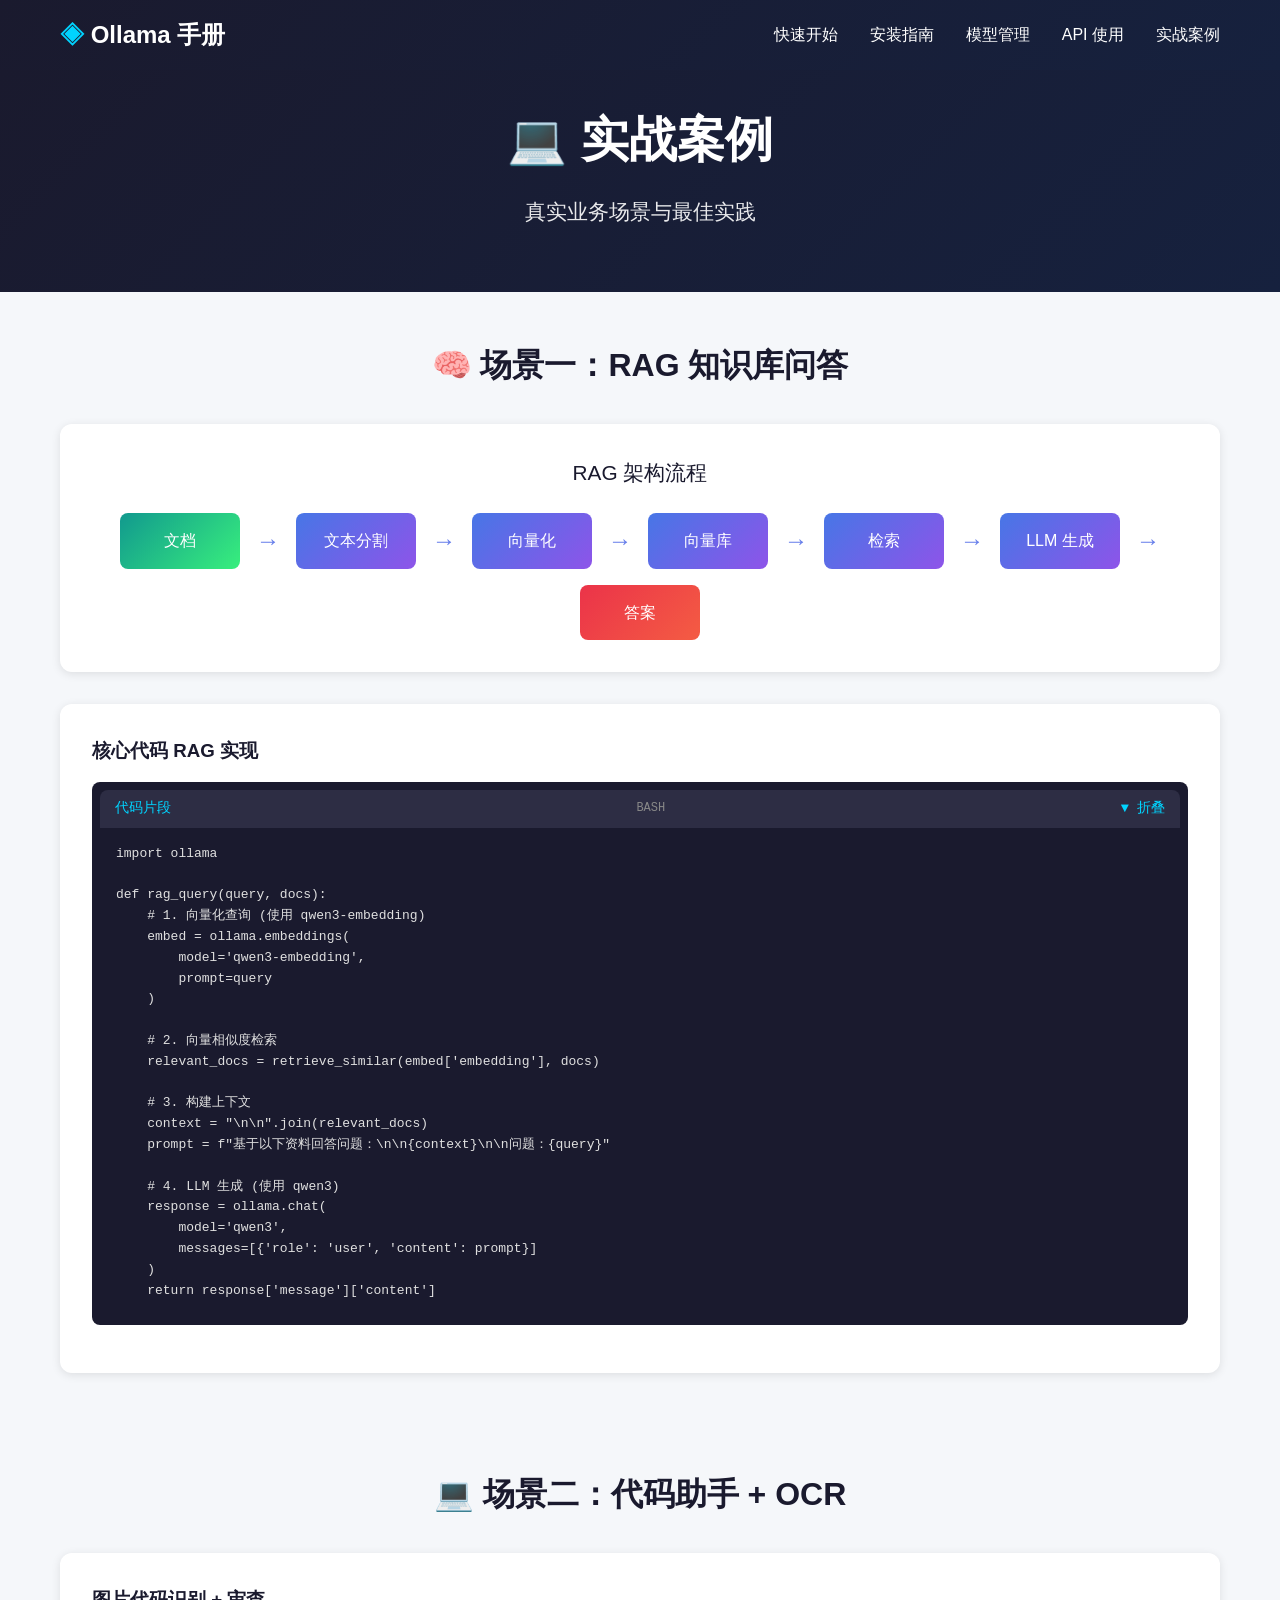
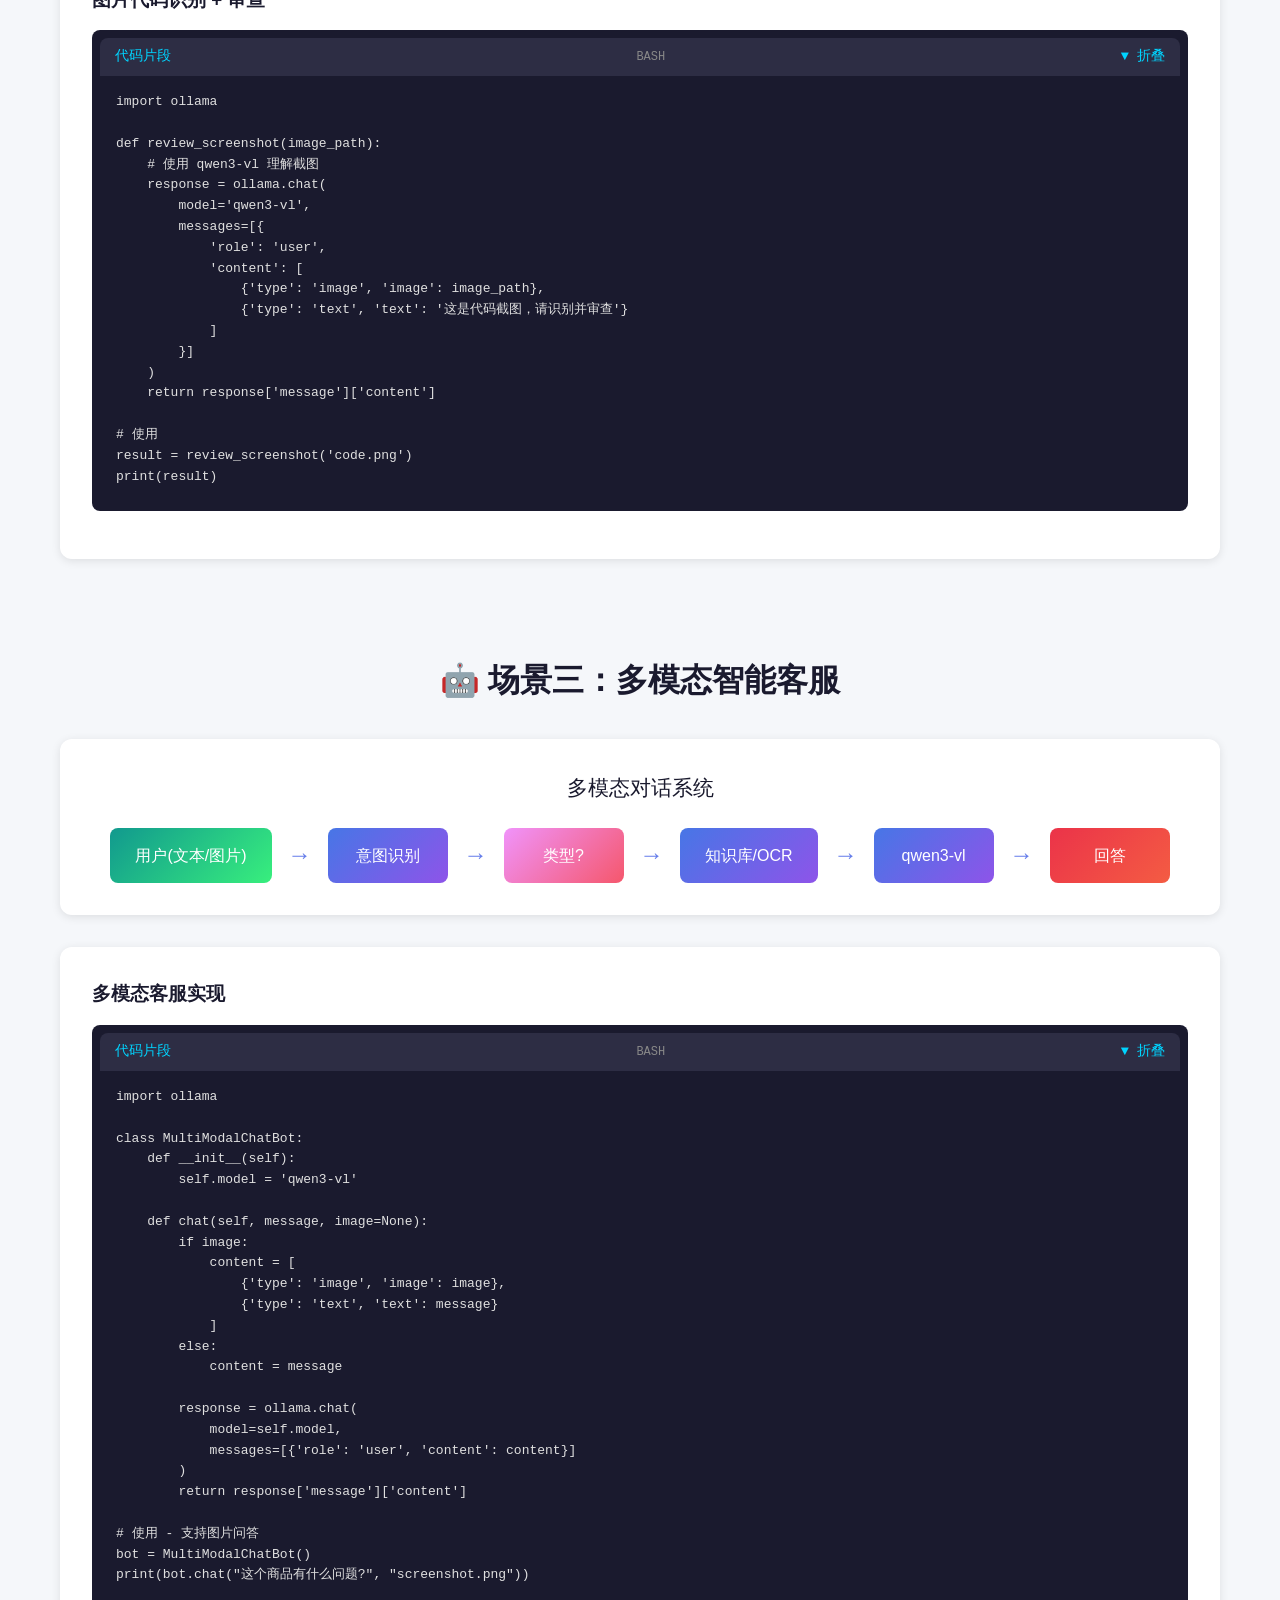
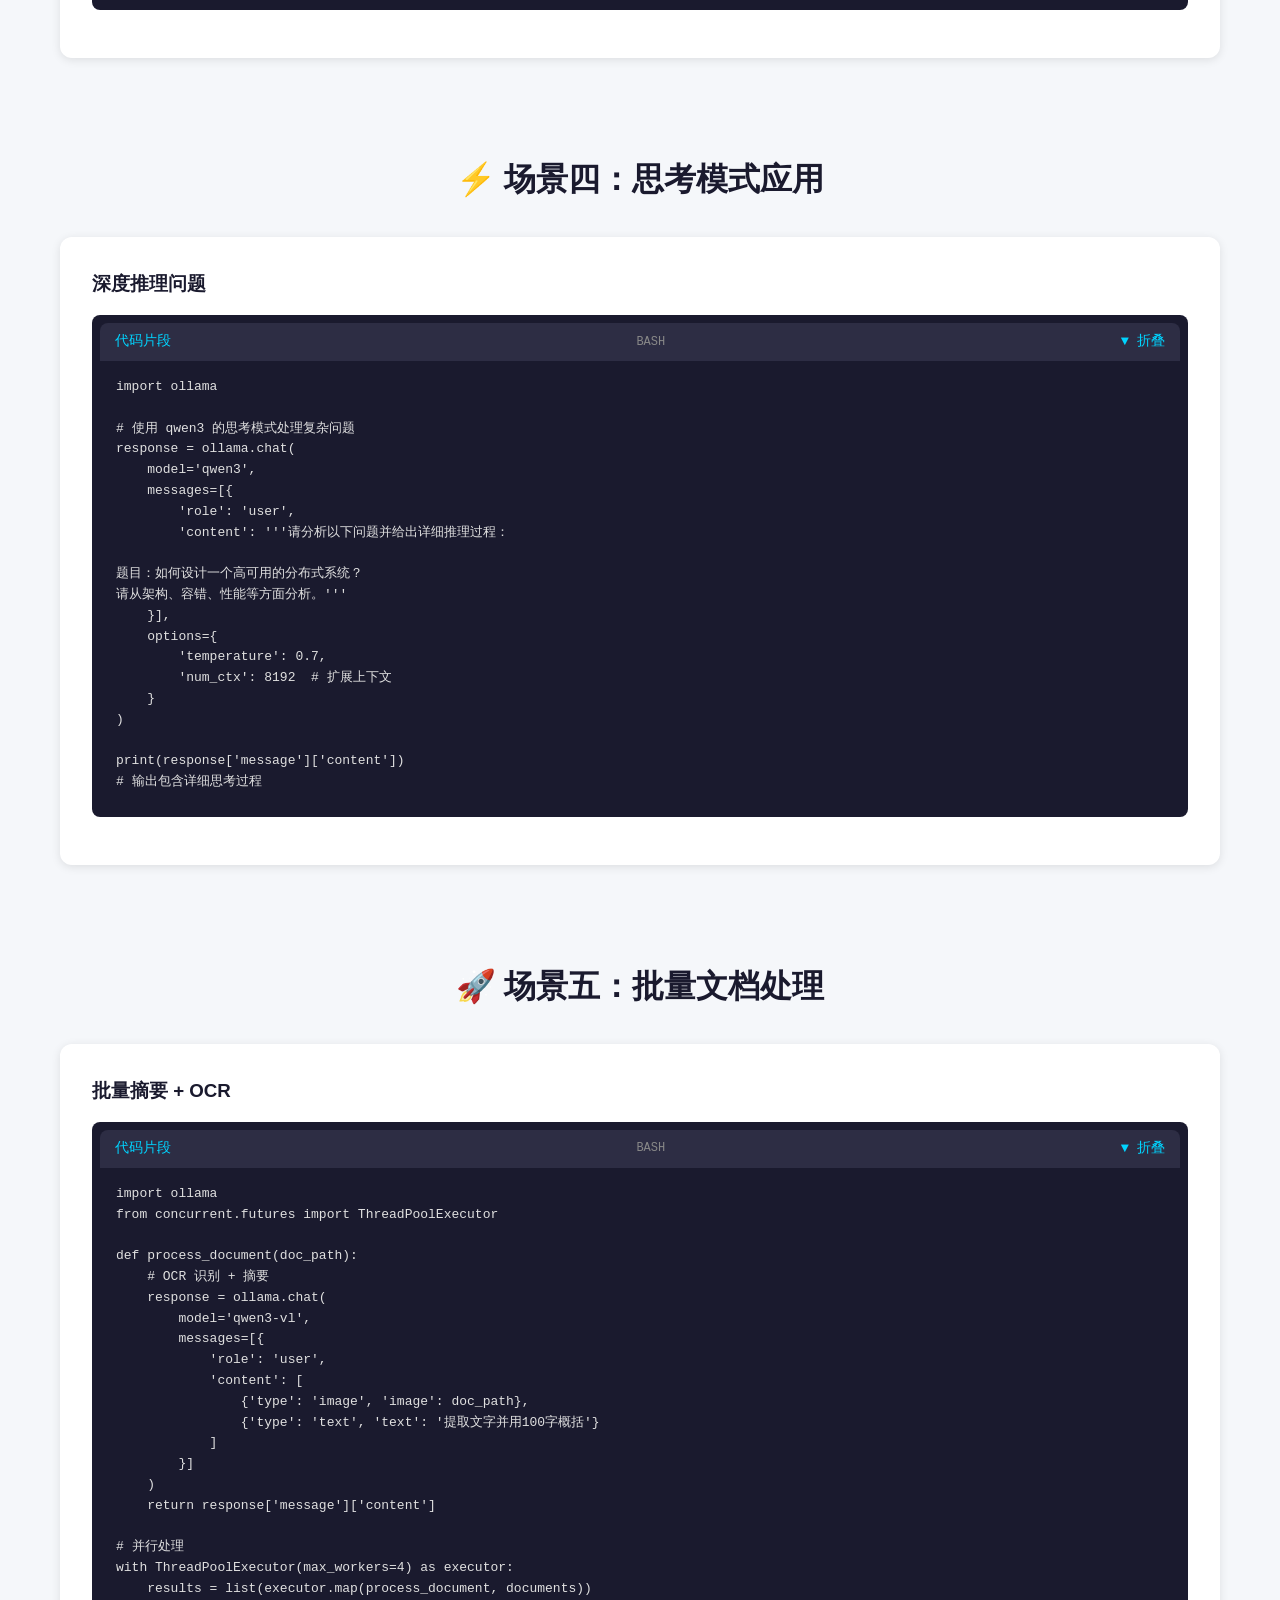
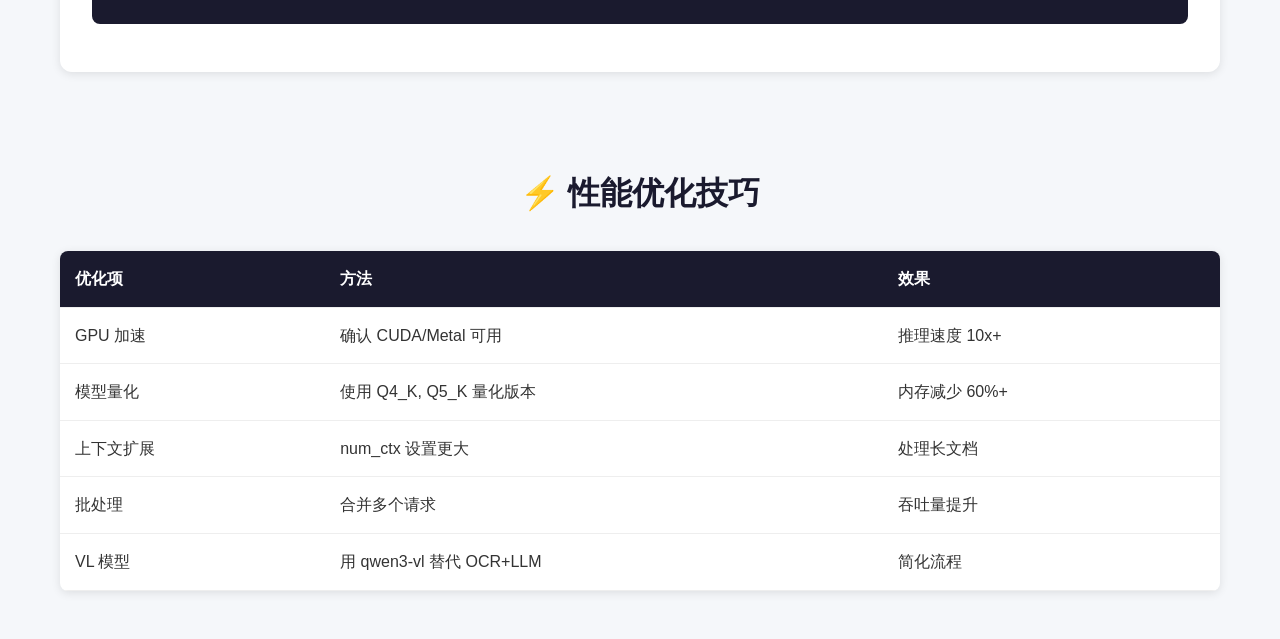
<file: examples.html>
<!DOCTYPE html>
<html lang="zh-CN">
<head>
    <meta charset="UTF-8">
    <meta name="viewport" content="width=device-width, initial-scale=1.0">
    <title>实战案例 - Ollama 知识手册</title>
    <link rel="stylesheet" href="css/style.css">
</head>
<body>
    <header>
        <div class="container">
            <nav>
                <div class="logo"><a href="index.html" style="color:white;text-decoration:none"><span>◈</span> Ollama 手册</a></div>
                <ul class="nav-links">
                    <li><a href="index.html">快速开始</a></li>
                    <li><a href="install.html">安装指南</a></li>
                    <li><a href="models.html">模型管理</a></li>
                    <li><a href="api.html">API 使用</a></li>
                    <li><a href="examples.html">实战案例</a></li>
                </ul>
            </nav>
        </div>
    </header>

    <section class="hero" style="padding: 2rem 0;">
        <div class="container">
            <h1>💻 实战案例</h1>
            <p>真实业务场景与最佳实践</p>
        </div>
    </section>

    <section class="section">
        <div class="container">
            <h2 class="section-title">🧠 场景一：RAG 知识库问答</h2>
            <div class="diagram">
                <div class="diagram-title">RAG 架构流程</div>
                <div class="flowchart">
                    <div class="flow-node start">文档</div>
                    <span class="flow-arrow">→</span>
                    <div class="flow-node process">文本分割</div>
                    <span class="flow-arrow">→</span>
                    <div class="flow-node process">向量化</div>
                    <span class="flow-arrow">→</span>
                    <div class="flow-node process">向量库</div>
                    <span class="flow-arrow">→</span>
                    <div class="flow-node process">检索</div>
                    <span class="flow-arrow">→</span>
                    <div class="flow-node process">LLM 生成</div>
                    <span class="flow-arrow">→</span>
                    <div class="flow-node end">答案</div>
                </div>
            </div>
            <div class="card">
                <h3>核心代码 RAG 实现</h3>
                <pre>import ollama

def rag_query(query, docs):
    # 1. 向量化查询 (使用 qwen3-embedding)
    embed = ollama.embeddings(
        model='qwen3-embedding',
        prompt=query
    )
    
    # 2. 向量相似度检索
    relevant_docs = retrieve_similar(embed['embedding'], docs)
    
    # 3. 构建上下文
    context = "\n\n".join(relevant_docs)
    prompt = f"基于以下资料回答问题：\n\n{context}\n\n问题：{query}"
    
    # 4. LLM 生成 (使用 qwen3)
    response = ollama.chat(
        model='qwen3',
        messages=[{'role': 'user', 'content': prompt}]
    )
    return response['message']['content']</pre>
            </div>
        </div>
    </section>

    <section class="section">
        <div class="container">
            <h2 class="section-title">💻 场景二：代码助手 + OCR</h2>
            <div class="card">
                <h3>图片代码识别 + 审查</h3>
                <pre>import ollama

def review_screenshot(image_path):
    # 使用 qwen3-vl 理解截图
    response = ollama.chat(
        model='qwen3-vl',
        messages=[{
            'role': 'user',
            'content': [
                {'type': 'image', 'image': image_path},
                {'type': 'text', 'text': '这是代码截图，请识别并审查'}
            ]
        }]
    )
    return response['message']['content']

# 使用
result = review_screenshot('code.png')
print(result)</pre>
            </div>
        </div>
    </section>

    <section class="section">
        <div class="container">
            <h2 class="section-title">🤖 场景三：多模态智能客服</h2>
            <div class="diagram">
                <div class="diagram-title">多模态对话系统</div>
                <div class="flowchart">
                    <div class="flow-node start">用户(文本/图片)</div>
                    <span class="flow-arrow">→</span>
                    <div class="flow-node process">意图识别</div>
                    <span class="flow-arrow">→</span>
                    <div class="flow-node decision">类型?</div>
                    <span class="flow-arrow">→</span>
                    <div class="flow-node process">知识库/OCR</div>
                    <span class="flow-arrow">→</span>
                    <div class="flow-node process">qwen3-vl</div>
                    <span class="flow-arrow">→</span>
                    <div class="flow-node end">回答</div>
                </div>
            </div>
            <div class="card">
                <h3>多模态客服实现</h3>
                <pre>import ollama

class MultiModalChatBot:
    def __init__(self):
        self.model = 'qwen3-vl'
    
    def chat(self, message, image=None):
        if image:
            content = [
                {'type': 'image', 'image': image},
                {'type': 'text', 'text': message}
            ]
        else:
            content = message
        
        response = ollama.chat(
            model=self.model,
            messages=[{'role': 'user', 'content': content}]
        )
        return response['message']['content']

# 使用 - 支持图片问答
bot = MultiModalChatBot()
print(bot.chat("这个商品有什么问题?", "screenshot.png"))</pre>
            </div>
        </div>
    </section>

    <section class="section">
        <div class="container">
            <h2 class="section-title">⚡ 场景四：思考模式应用</h2>
            <div class="card">
                <h3>深度推理问题</h3>
                <pre>import ollama

# 使用 qwen3 的思考模式处理复杂问题
response = ollama.chat(
    model='qwen3',
    messages=[{
        'role': 'user', 
        'content': '''请分析以下问题并给出详细推理过程：
        
题目：如何设计一个高可用的分布式系统？
请从架构、容错、性能等方面分析。'''
    }],
    options={
        'temperature': 0.7,
        'num_ctx': 8192  # 扩展上下文
    }
)

print(response['message']['content'])
# 输出包含详细思考过程</pre>
            </div>
        </div>
    </section>

    <section class="section">
        <div class="container">
            <h2 class="section-title">🚀 场景五：批量文档处理</h2>
            <div class="card">
                <h3>批量摘要 + OCR</h3>
                <pre>import ollama
from concurrent.futures import ThreadPoolExecutor

def process_document(doc_path):
    # OCR 识别 + 摘要
    response = ollama.chat(
        model='qwen3-vl',
        messages=[{
            'role': 'user',
            'content': [
                {'type': 'image', 'image': doc_path},
                {'type': 'text', 'text': '提取文字并用100字概括'}
            ]
        }]
    )
    return response['message']['content']

# 并行处理
with ThreadPoolExecutor(max_workers=4) as executor:
    results = list(executor.map(process_document, documents))</pre>
            </div>
        </div>
    </section>

    <section class="section">
        <div class="container">
            <h2 class="section-title">⚡ 性能优化技巧</h2>
            <table>
                <tr>
                    <th>优化项</th>
                    <th>方法</th>
                    <th>效果</th>
                </tr>
                <tr>
                    <td>GPU 加速</td>
                    <td>确认 CUDA/Metal 可用</td>
                    <td>推理速度 10x+</td>
                </tr>
                <tr>
                    <td>模型量化</td>
                    <td>使用 Q4_K, Q5_K 量化版本</td>
                    <td>内存减少 60%+</td>
                </tr>
                <tr>
                    <td>上下文扩展</td>
                    <td>num_ctx 设置更大</td>
                    <td>处理长文档</td>
                </tr>
                <tr>
                    <td>批处理</td>
                    <td>合并多个请求</td>
                    <td>吞吐量提升</td>
                </tr>
                <tr>
                    <td>VL 模型</td>
                    <td>用 qwen3-vl 替代 OCR+LLM</td>
                    <td>简化流程</td>
                </tr>
            </table>
        </div>
    </section>

    <script src="js/main.js"></script>
</body>
</html>
</file>
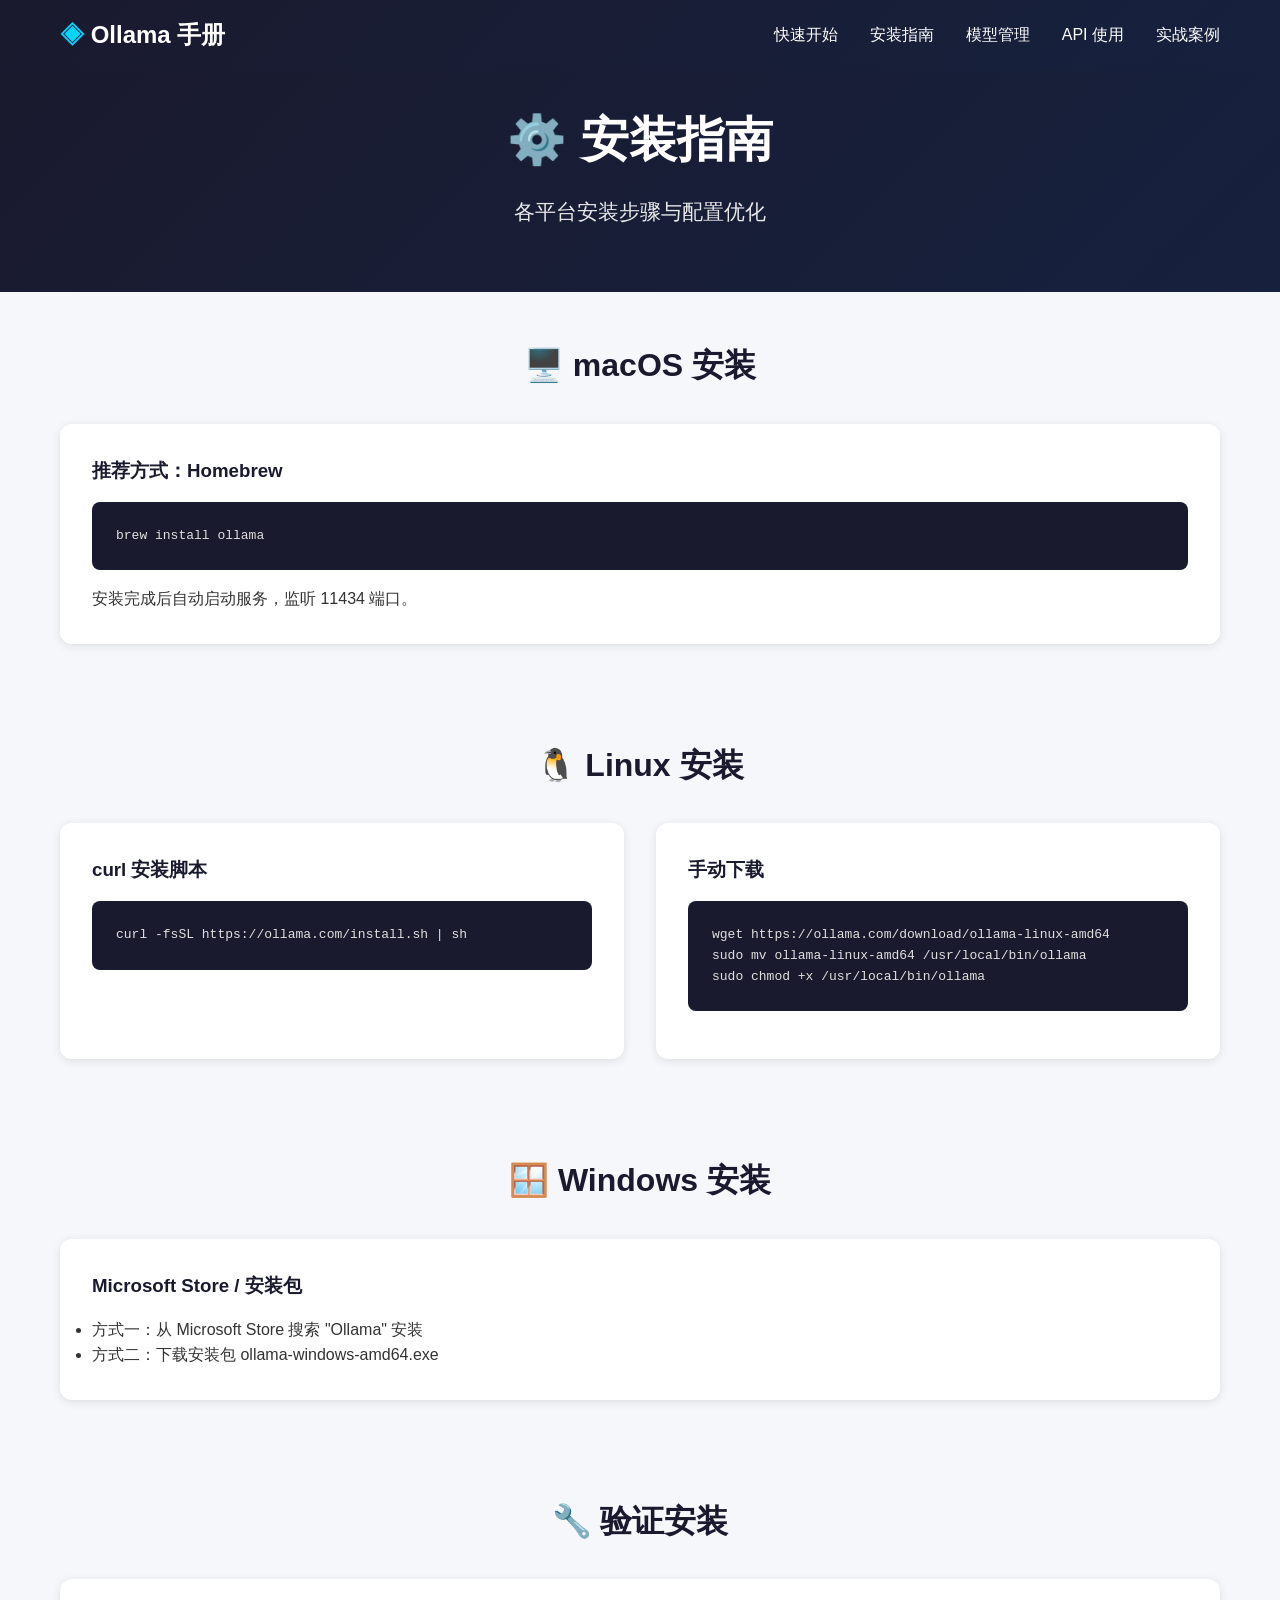
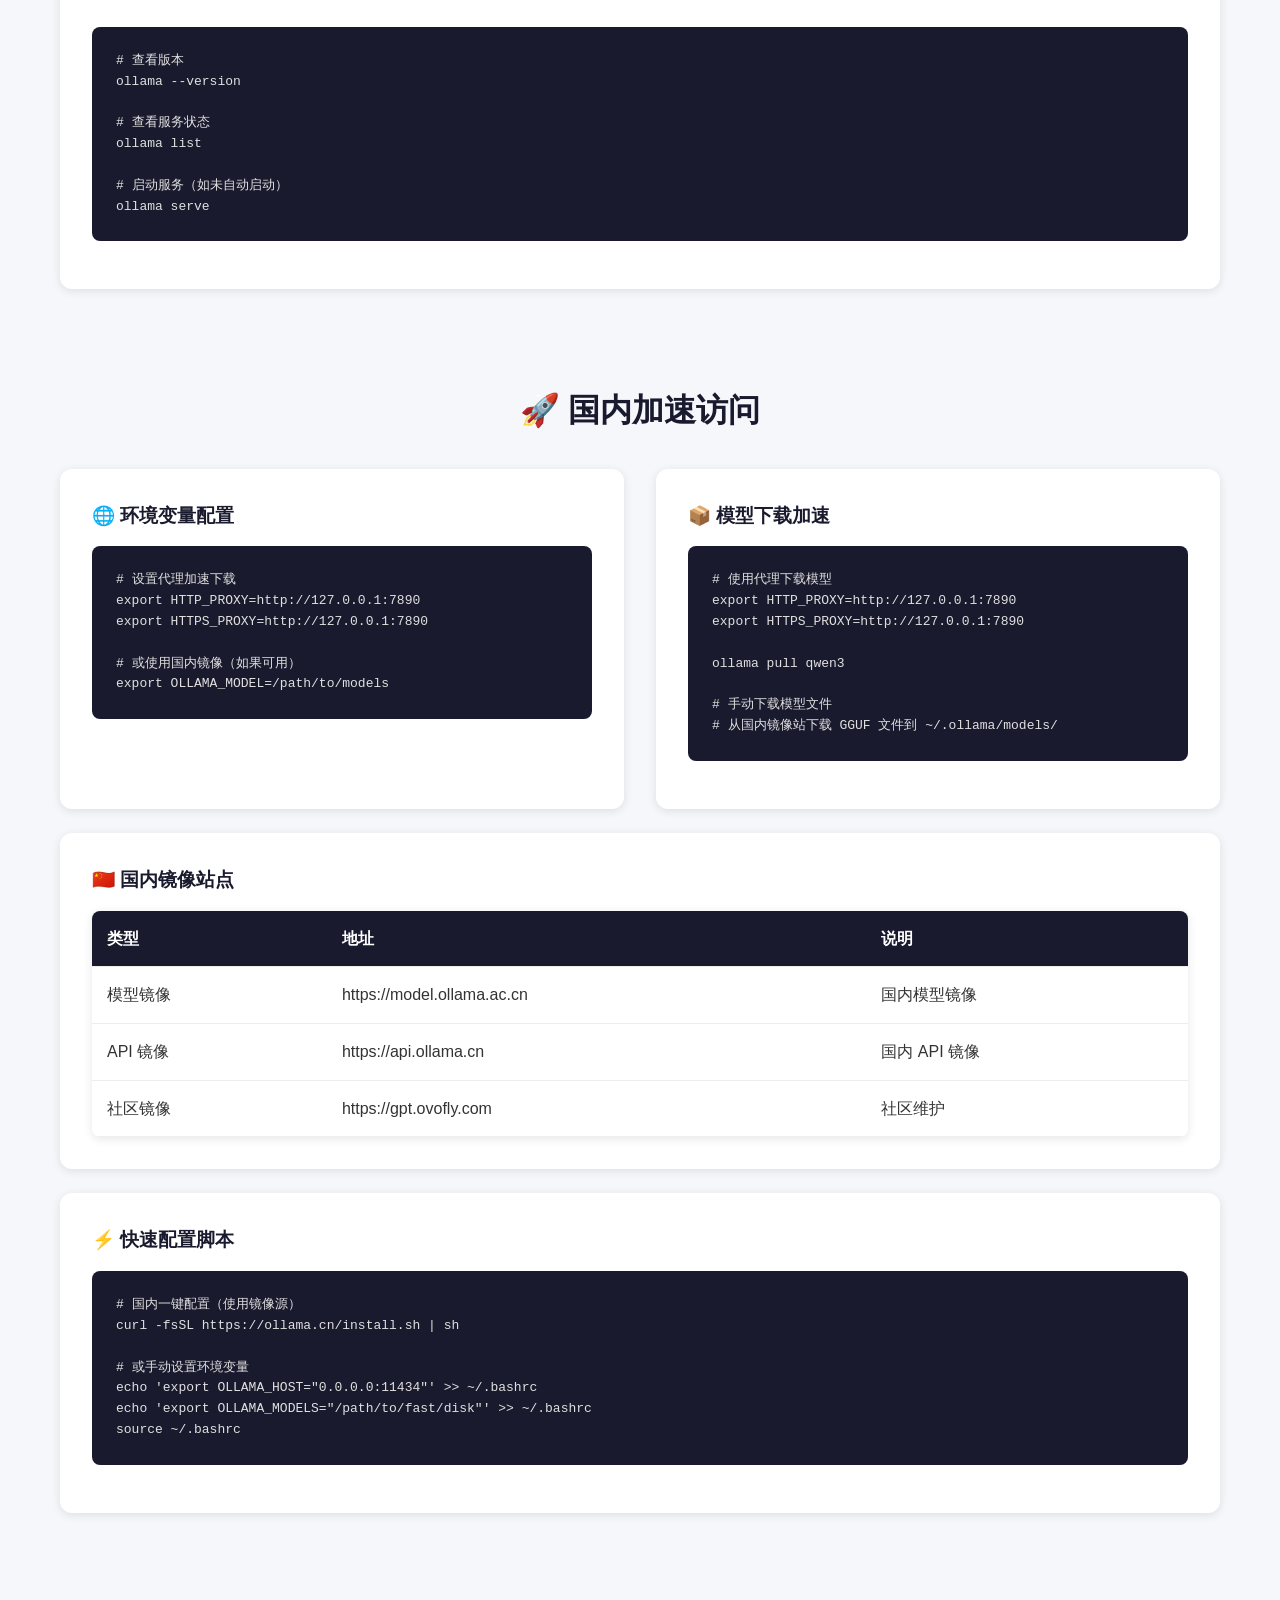
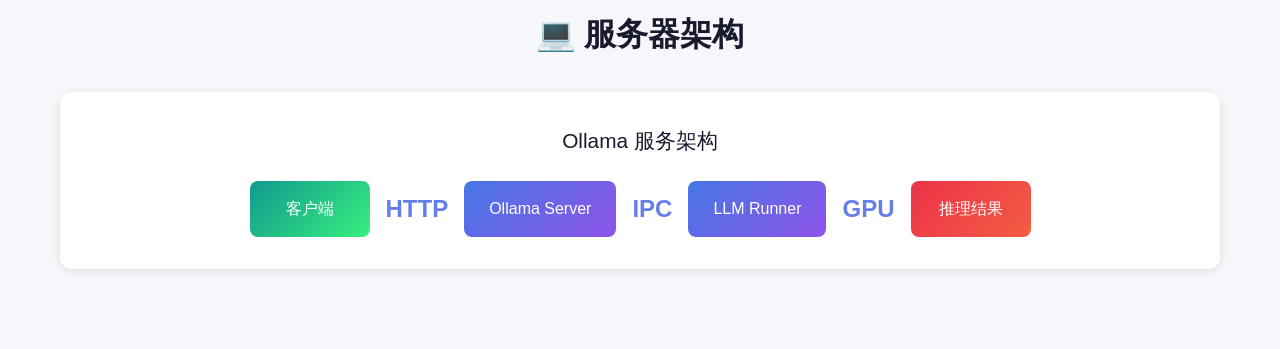
<file: install.html>
<!DOCTYPE html>
<html lang="zh-CN">
<head>
    <meta charset="UTF-8">
    <meta name="viewport" content="width=device-width, initial-scale=1.0">
    <title>安装指南 - Ollama 知识手册</title>
    <link rel="stylesheet" href="css/style.css">
</head>
<body>
    <header>
        <div class="container">
            <nav>
                <div class="logo"><a href="index.html" style="color:white;text-decoration:none"><span>◈</span> Ollama 手册</a></div>
                <ul class="nav-links">
                    <li><a href="index.html">快速开始</a></li>
                    <li><a href="install.html">安装指南</a></li>
                    <li><a href="models.html">模型管理</a></li>
                    <li><a href="api.html">API 使用</a></li>
                    <li><a href="examples.html">实战案例</a></li>
                </ul>
            </nav>
        </div>
    </header>

    <section class="hero" style="padding: 2rem 0;">
        <div class="container">
            <h1>⚙️ 安装指南</h1>
            <p>各平台安装步骤与配置优化</p>
        </div>
    </section>

    <section class="section">
        <div class="container">
            <h2 class="section-title">🖥️ macOS 安装</h2>
            <div class="card">
                <h3>推荐方式：Homebrew</h3>
                <pre>brew install ollama</pre>
                <p style="margin-top:1rem">安装完成后自动启动服务，监听 11434 端口。</p>
            </div>
        </div>
    </section>

    <section class="section">
        <div class="container">
            <h2 class="section-title">🐧 Linux 安装</h2>
            <div class="grid">
                <div class="card">
                    <h3>curl 安装脚本</h3>
                    <pre>curl -fsSL https://ollama.com/install.sh | sh</pre>
                </div>
                <div class="card">
                    <h3>手动下载</h3>
                    <pre>wget https://ollama.com/download/ollama-linux-amd64
sudo mv ollama-linux-amd64 /usr/local/bin/ollama
sudo chmod +x /usr/local/bin/ollama</pre>
                </div>
            </div>
        </div>
    </section>

    <section class="section">
        <div class="container">
            <h2 class="section-title">🪟 Windows 安装</h2>
            <div class="card">
                <h3>Microsoft Store / 安装包</h3>
                <ul>
                    <li>方式一：从 Microsoft Store 搜索 "Ollama" 安装</li>
                    <li>方式二：下载安装包 ollama-windows-amd64.exe</li>
                </ul>
            </div>
        </div>
    </section>

    <section class="section">
        <div class="container">
            <h2 class="section-title">🔧 验证安装</h2>
            <div class="card">
                <pre># 查看版本
ollama --version

# 查看服务状态
ollama list

# 启动服务（如未自动启动）
ollama serve</pre>
            </div>
        </div>
    </section>

    <section class="section">
        <div class="container">
            <h2 class="section-title">🚀 国内加速访问</h2>
            <div class="grid" style="margin-bottom: 1.5rem;">
                <div class="card">
                    <h3>🌐 环境变量配置</h3>
                    <pre># 设置代理加速下载
export HTTP_PROXY=http://127.0.0.1:7890
export HTTPS_PROXY=http://127.0.0.1:7890

# 或使用国内镜像（如果可用）
export OLLAMA_MODEL=/path/to/models</pre>
                </div>
                <div class="card">
                    <h3>📦 模型下载加速</h3>
                    <pre># 使用代理下载模型
export HTTP_PROXY=http://127.0.0.1:7890
export HTTPS_PROXY=http://127.0.0.1:7890

ollama pull qwen3

# 手动下载模型文件
# 从国内镜像站下载 GGUF 文件到 ~/.ollama/models/</pre>
                </div>
            </div>
            <div class="card" style="margin-bottom: 1.5rem;">
                <h3>🇨🇳 国内镜像站点</h3>
                <table>
                    <tr><th>类型</th><th>地址</th><th>说明</th></tr>
                    <tr><td>模型镜像</td><td>https://model.ollama.ac.cn</td><td>国内模型镜像</td></tr>
                    <tr><td>API 镜像</td><td>https://api.ollama.cn</td><td>国内 API 镜像</td></tr>
                    <tr><td>社区镜像</td><td>https://gpt.ovofly.com</td><td>社区维护</td></tr>
                </table>
            </div>
            <div class="card">
                <h3>⚡ 快速配置脚本</h3>
                <pre># 国内一键配置（使用镜像源）
curl -fsSL https://ollama.cn/install.sh | sh

# 或手动设置环境变量
echo 'export OLLAMA_HOST="0.0.0.0:11434"' >> ~/.bashrc
echo 'export OLLAMA_MODELS="/path/to/fast/disk"' >> ~/.bashrc
source ~/.bashrc</pre>
            </div>
        </div>
    </section>

    <section class="section">
        <div class="container">
            <h2 class="section-title">💻 服务器架构</h2>
            <div class="diagram">
                <div class="diagram-title">Ollama 服务架构</div>
                <div class="flowchart">
                    <div class="flow-node start">客户端</div>
                    <span class="flow-arrow">HTTP</span>
                    <div class="flow-node process">Ollama Server</div>
                    <span class="flow-arrow">IPC</span>
                    <div class="flow-node process">LLM Runner</div>
                    <span class="flow-arrow">GPU</span>
                    <div class="flow-node end">推理结果</div>
                </div>
            </div>
        </div>
    </section>

    <script src="js/main.js"></script>
</body>
</html>
</file>
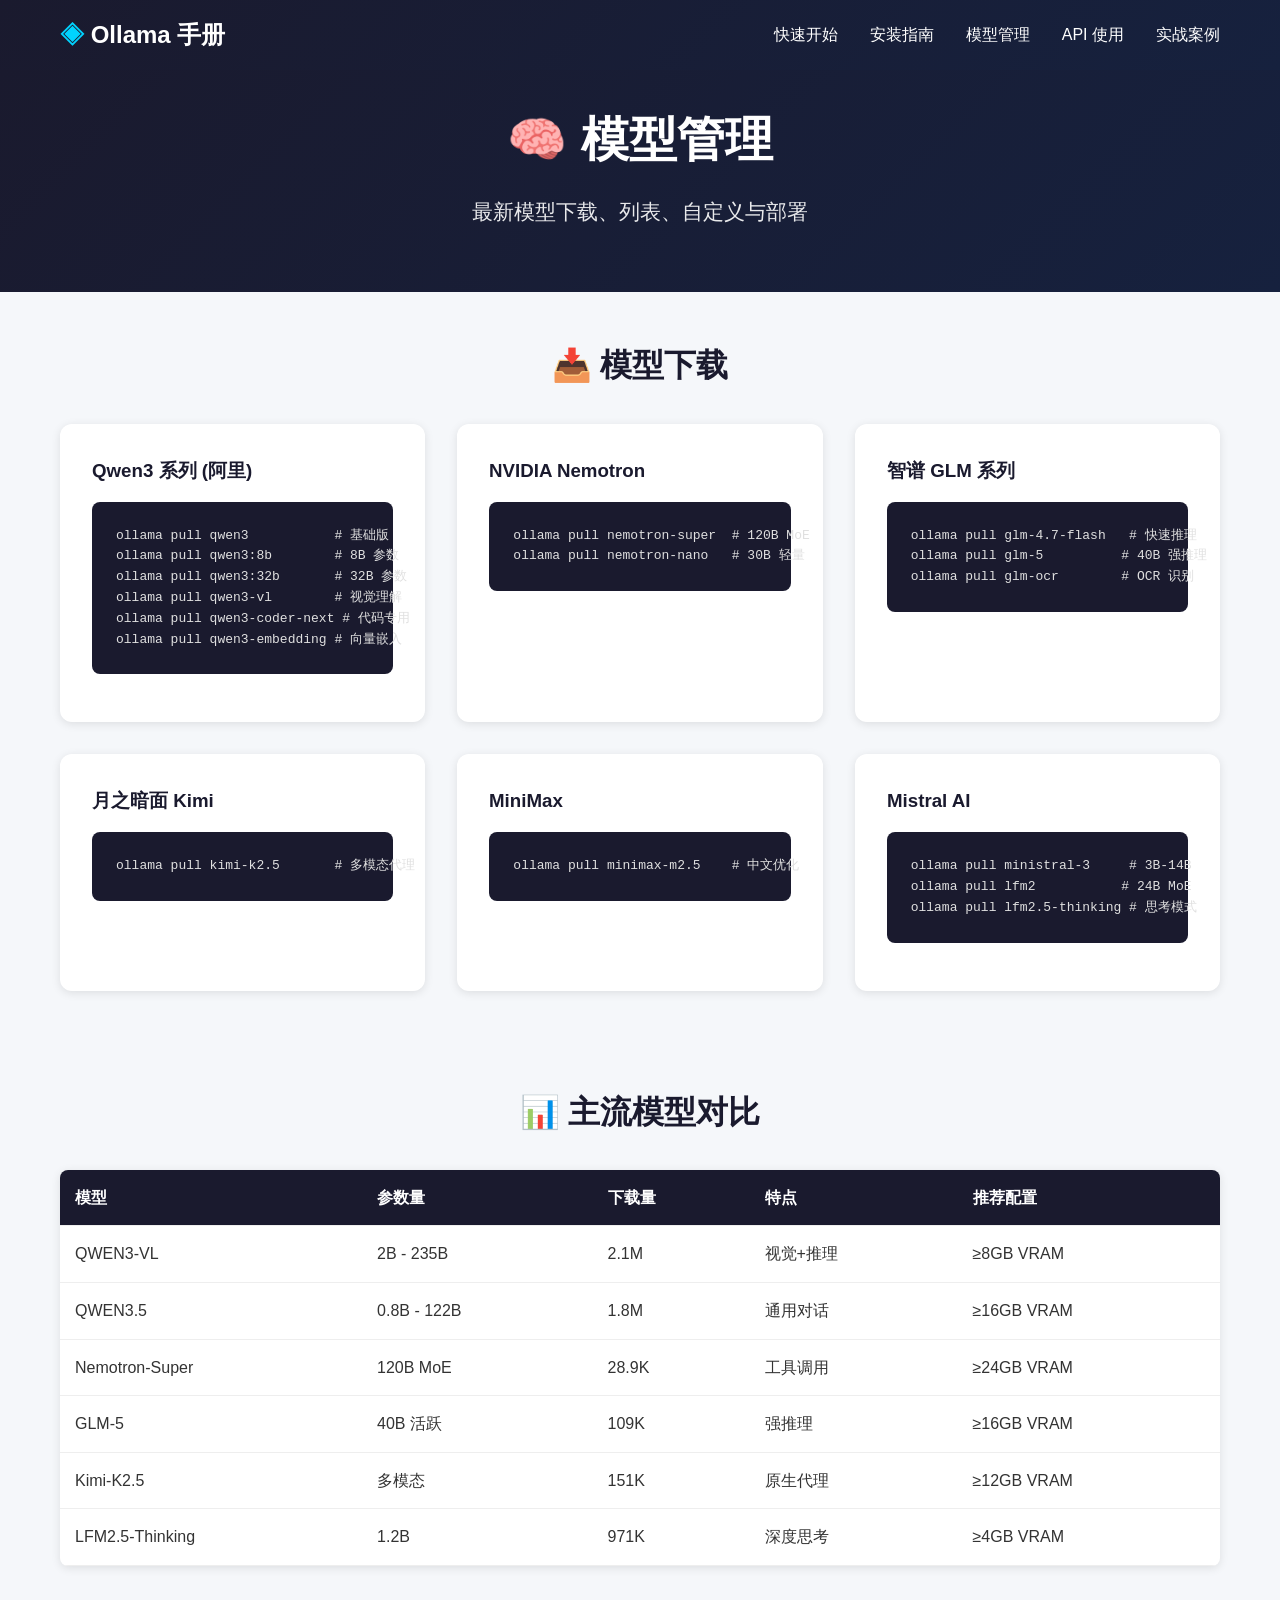
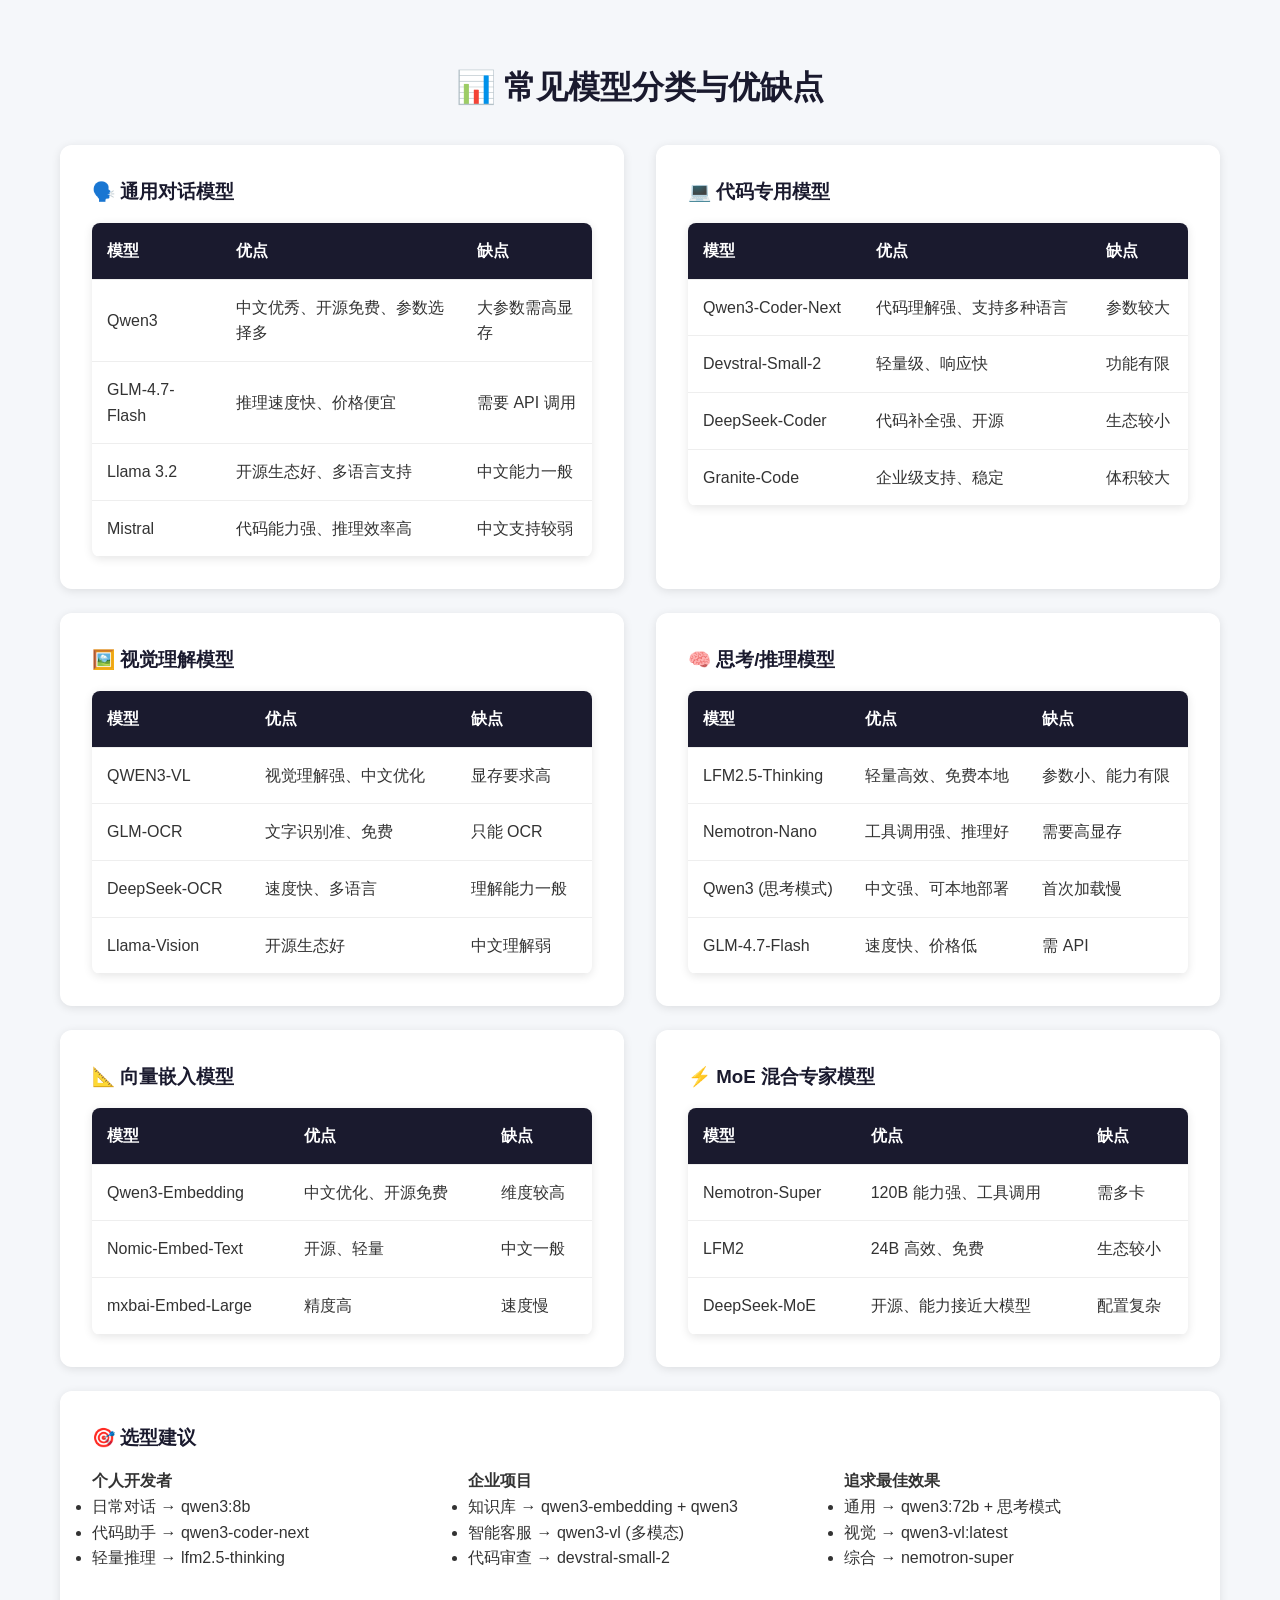
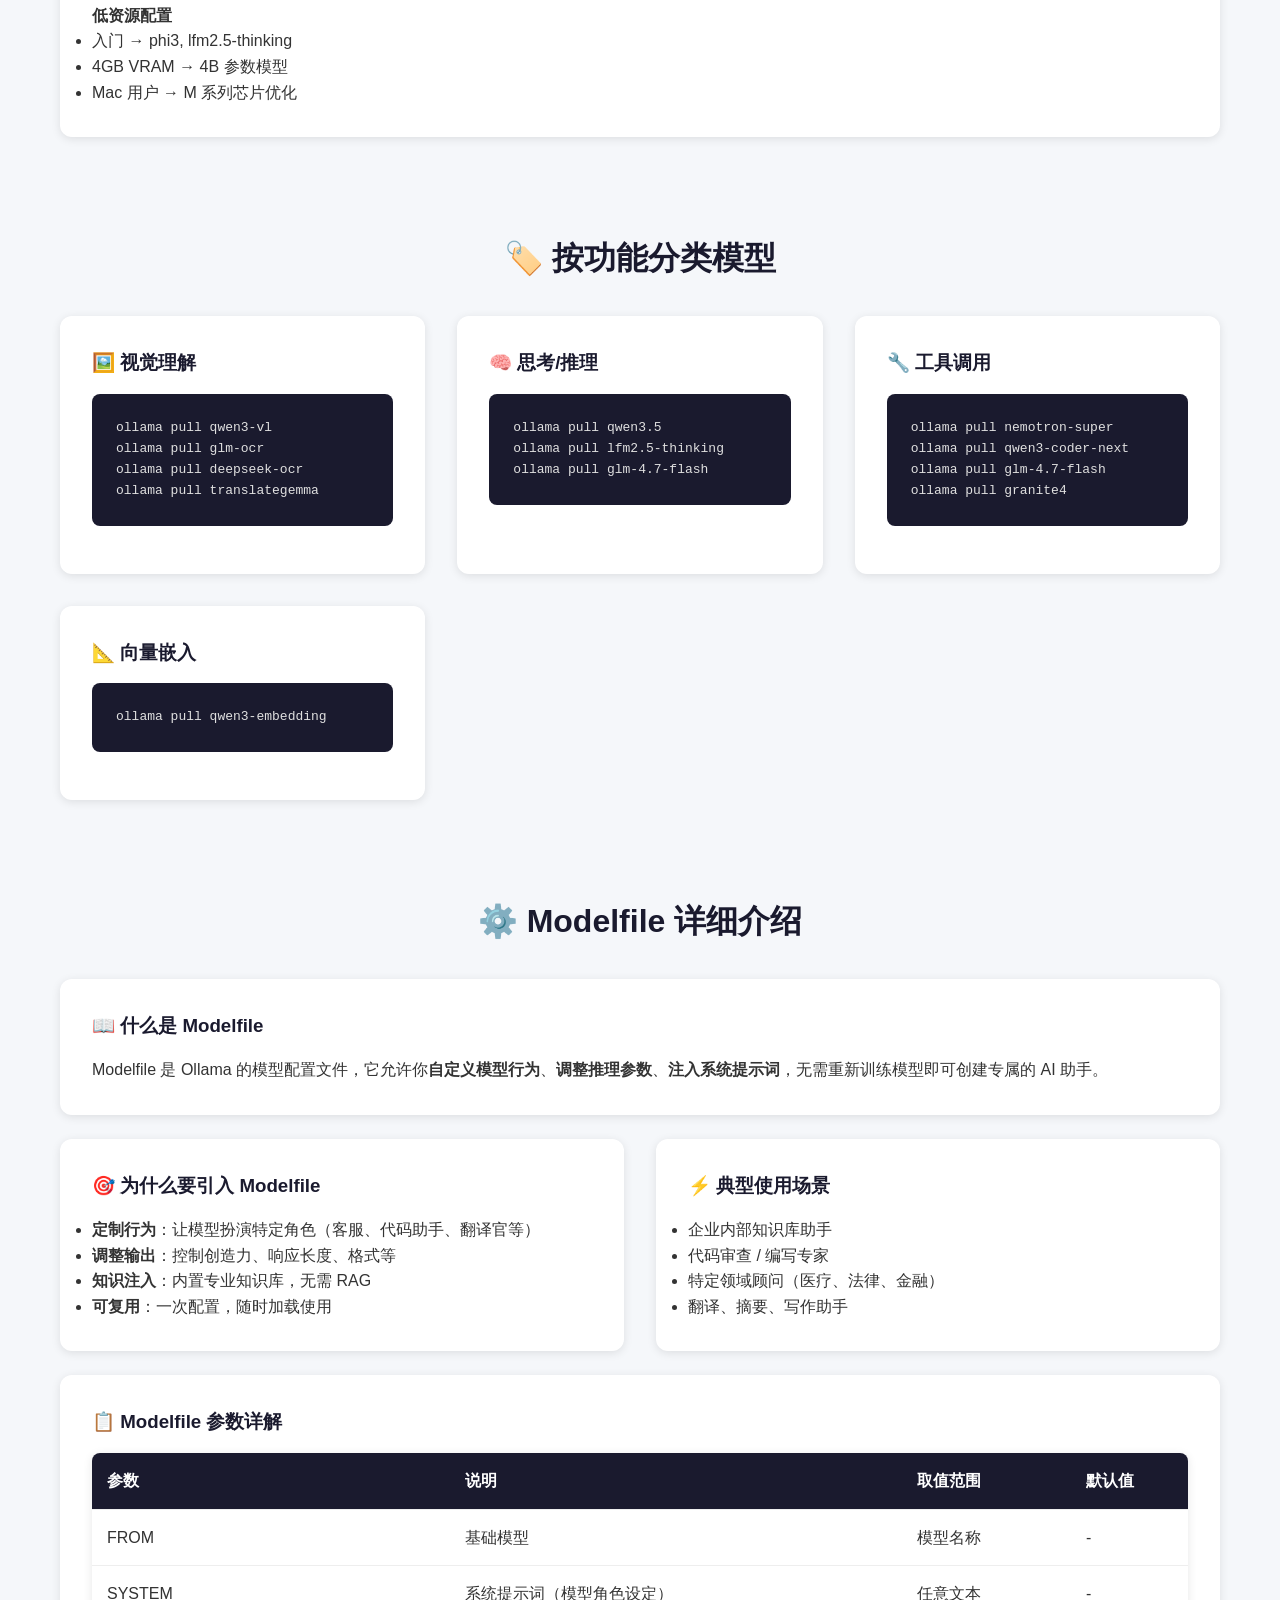
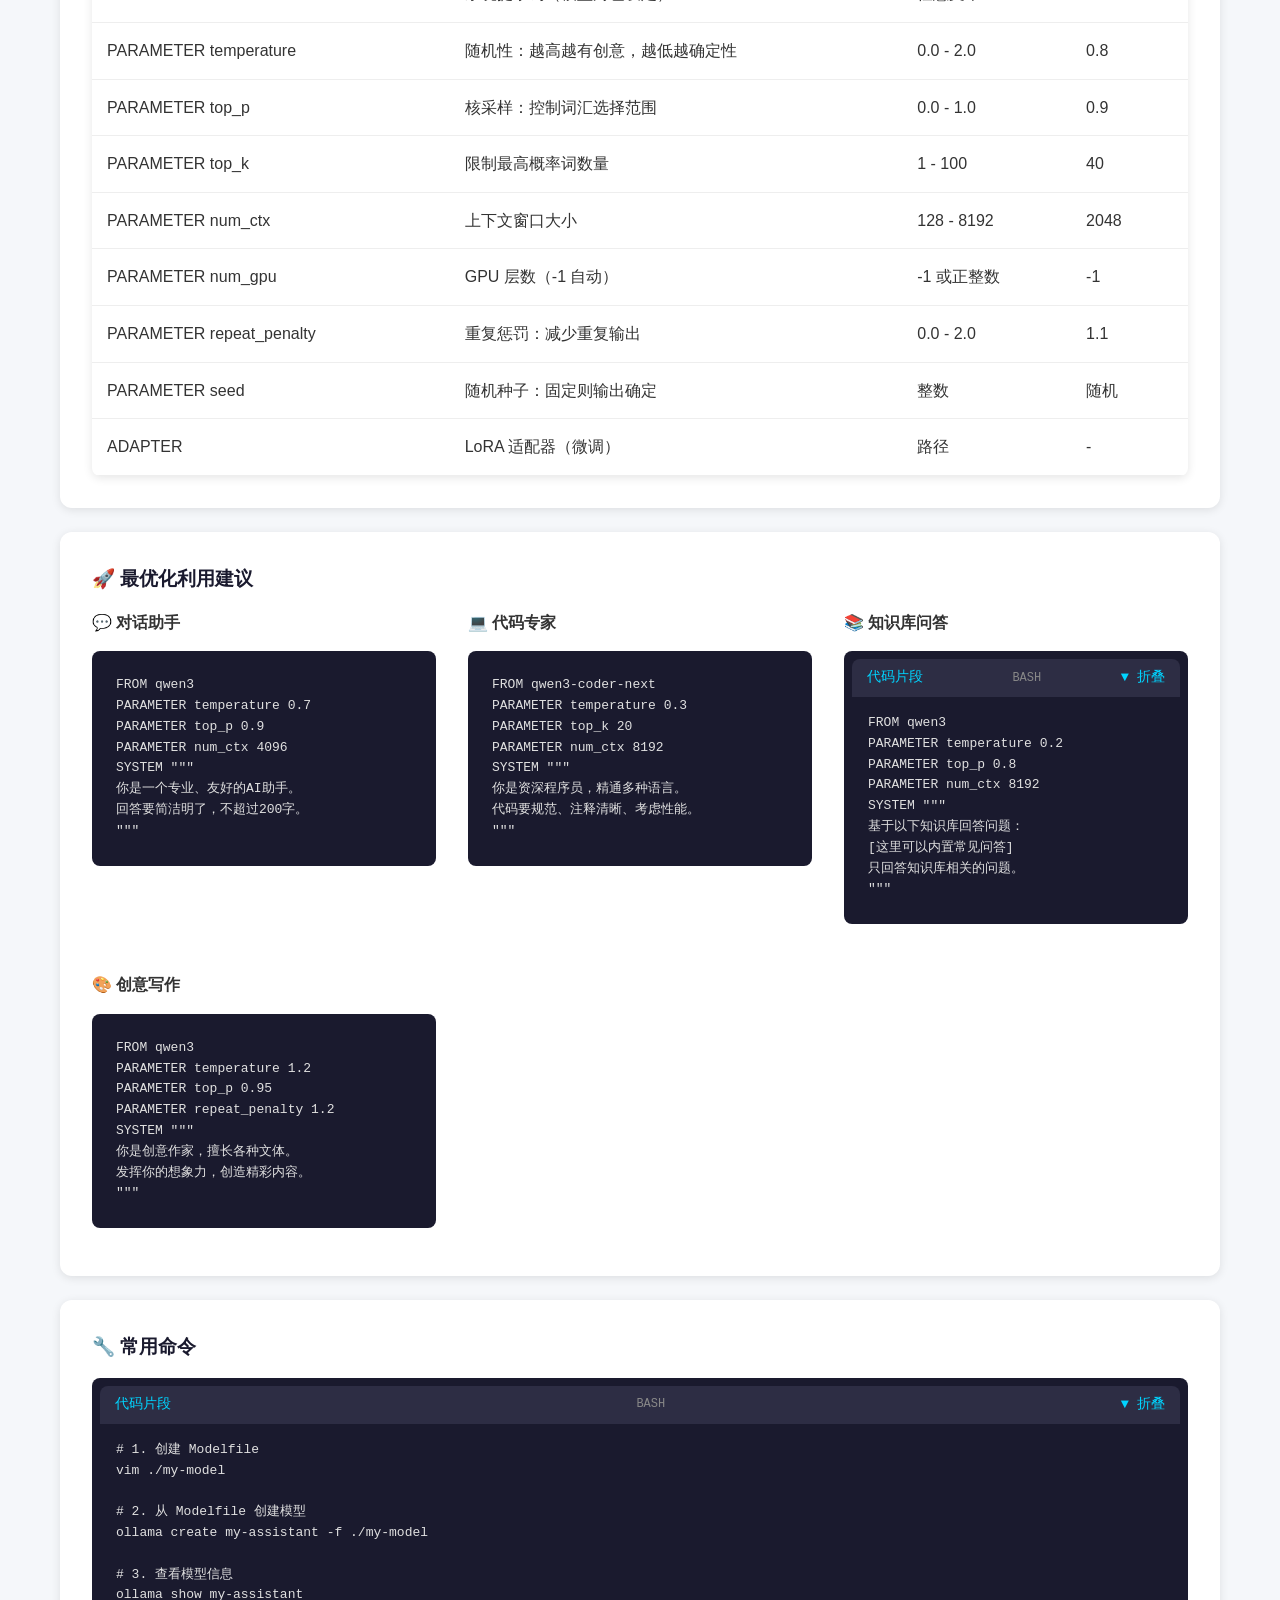
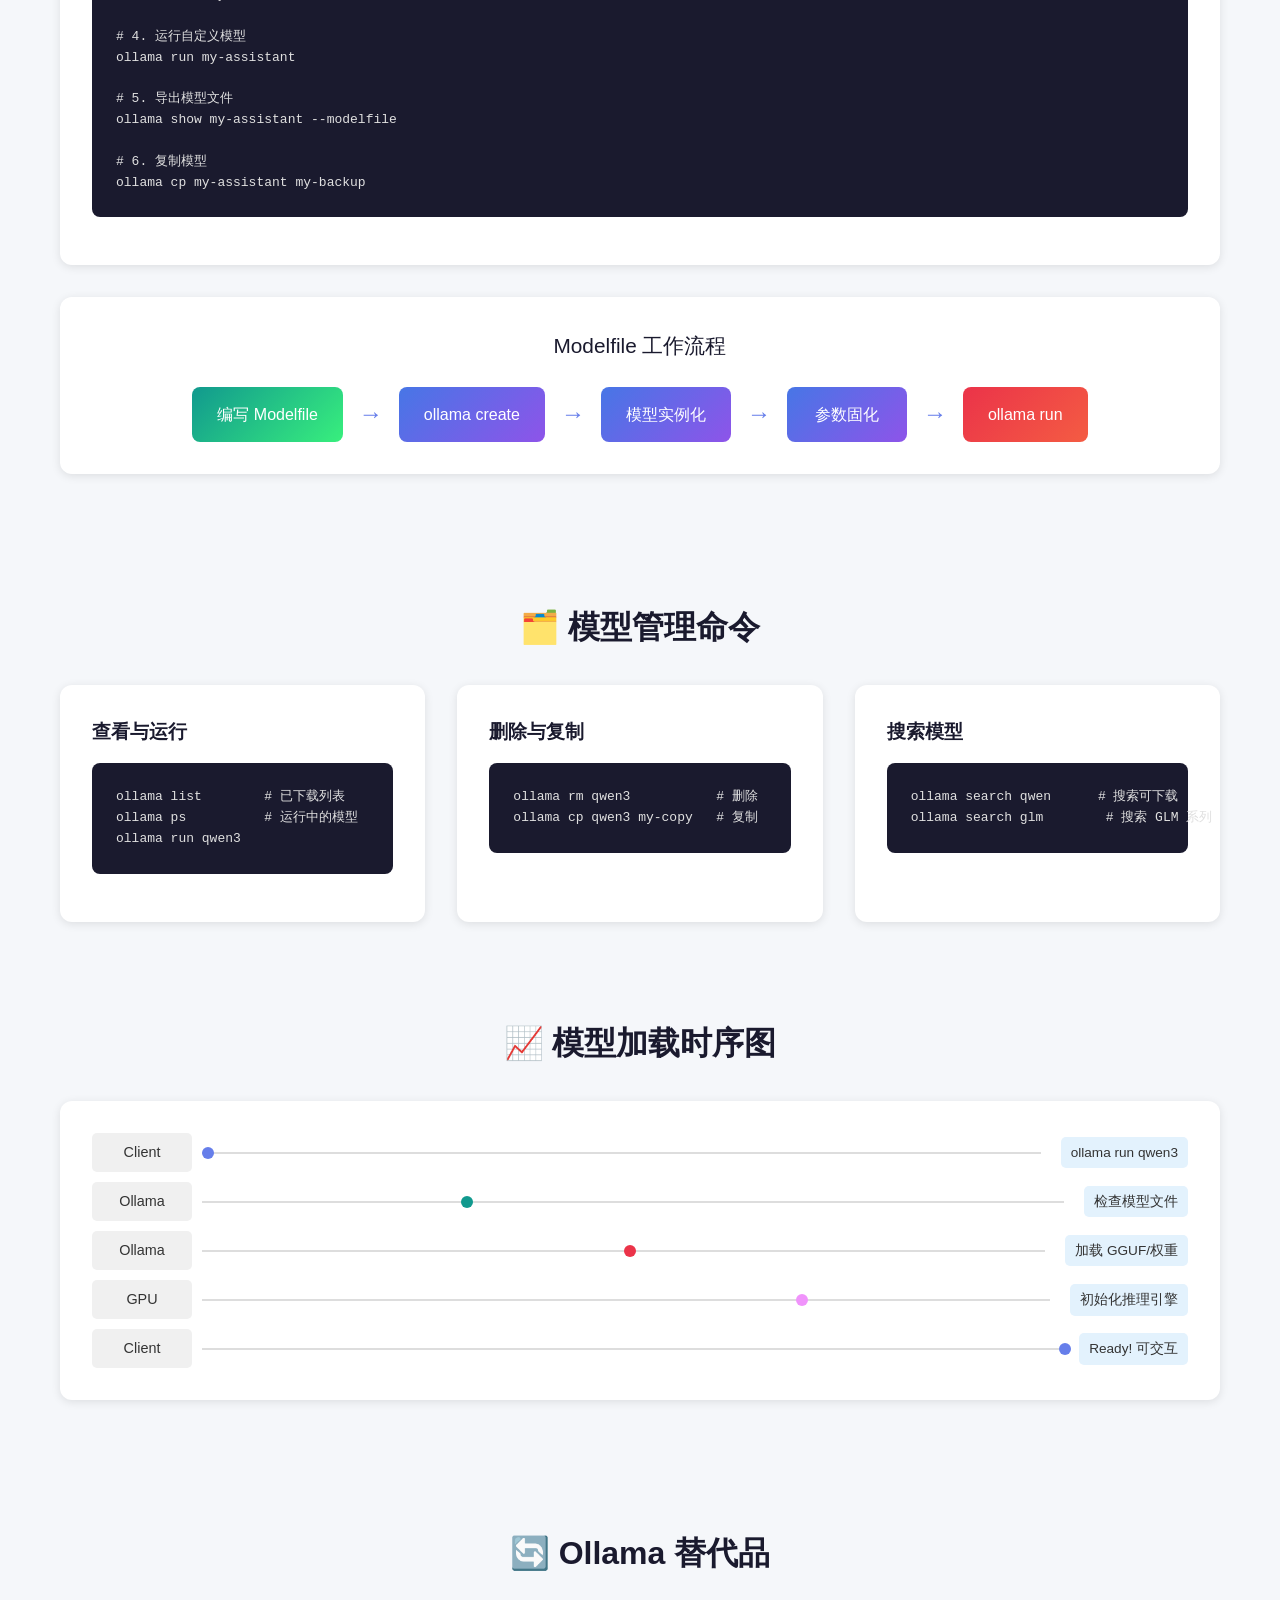
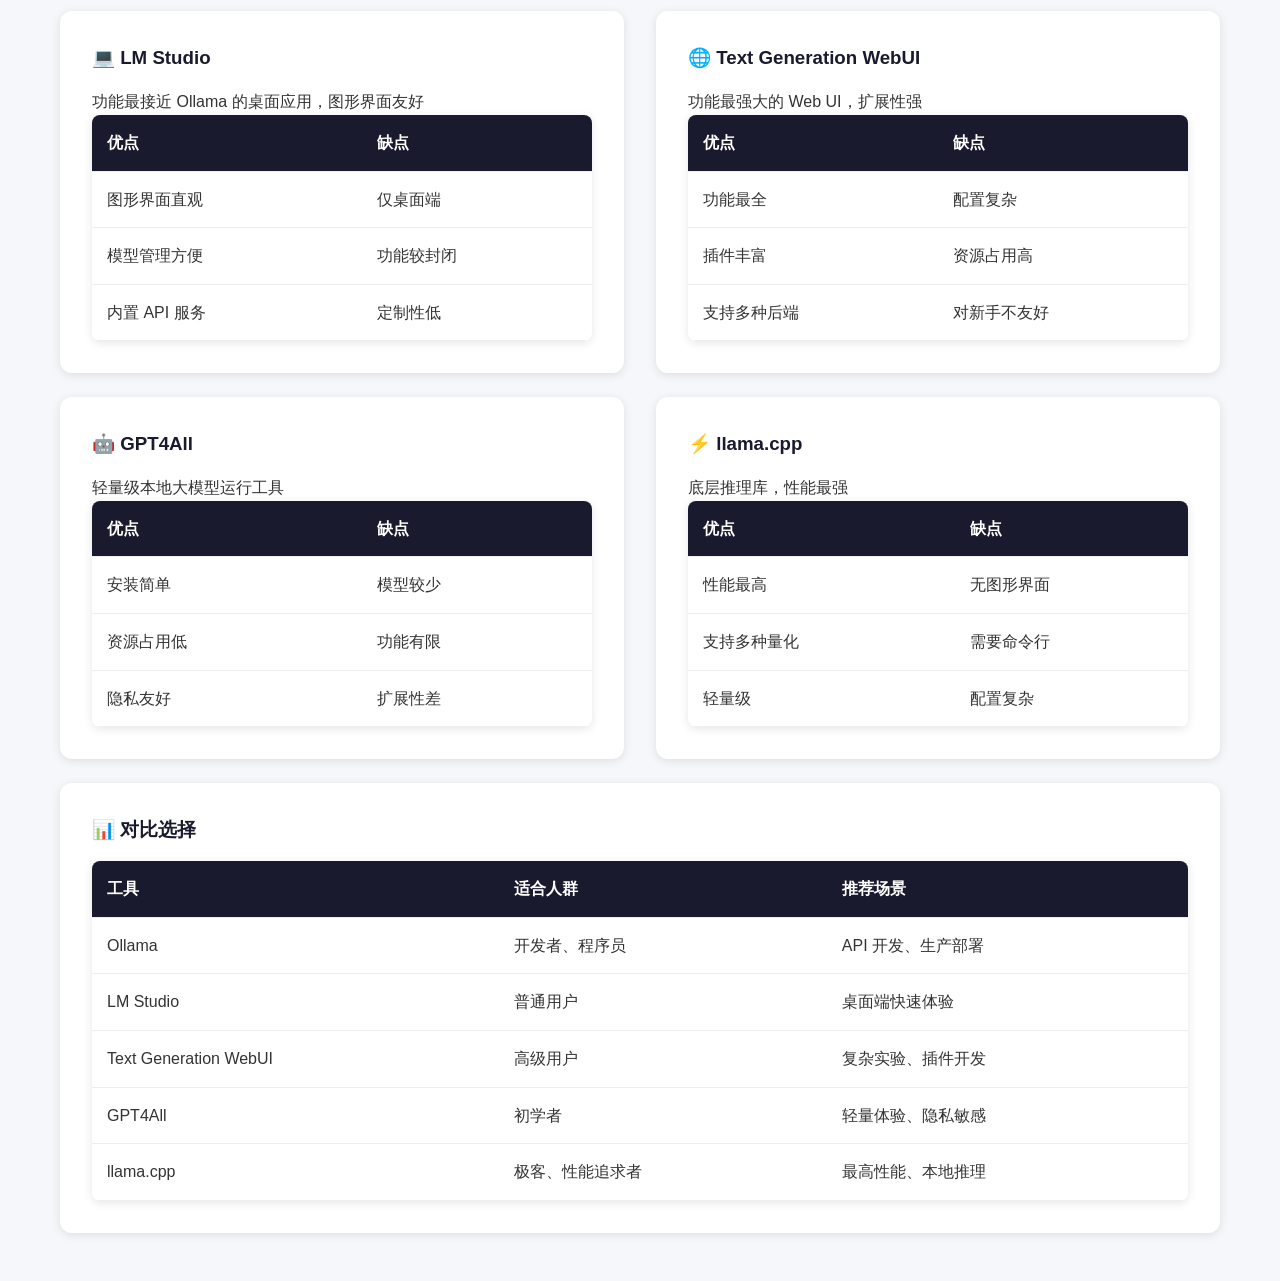
<file: models.html>
<!DOCTYPE html>
<html lang="zh-CN">
<head>
    <meta charset="UTF-8">
    <meta name="viewport" content="width=device-width, initial-scale=1.0">
    <title>模型管理 - Ollama 知识手册</title>
    <link rel="stylesheet" href="css/style.css">
</head>
<body>
    <header>
        <div class="container">
            <nav>
                <div class="logo"><a href="index.html" style="color:white;text-decoration:none"><span>◈</span> Ollama 手册</a></div>
                <ul class="nav-links">
                    <li><a href="index.html">快速开始</a></li>
                    <li><a href="install.html">安装指南</a></li>
                    <li><a href="models.html">模型管理</a></li>
                    <li><a href="api.html">API 使用</a></li>
                    <li><a href="examples.html">实战案例</a></li>
                </ul>
            </nav>
        </div>
    </header>

    <section class="hero" style="padding: 2rem 0;">
        <div class="container">
            <h1>🧠 模型管理</h1>
            <p>最新模型下载、列表、自定义与部署</p>
        </div>
    </section>

    <section class="section">
        <div class="container">
            <h2 class="section-title">📥 模型下载</h2>
            <div class="grid">
                <div class="card">
                    <h3>Qwen3 系列 (阿里)</h3>
                    <pre>ollama pull qwen3           # 基础版
ollama pull qwen3:8b        # 8B 参数
ollama pull qwen3:32b       # 32B 参数
ollama pull qwen3-vl        # 视觉理解
ollama pull qwen3-coder-next # 代码专用
ollama pull qwen3-embedding # 向量嵌入</pre>
                </div>
                <div class="card">
                    <h3>NVIDIA Nemotron</h3>
                    <pre>ollama pull nemotron-super  # 120B MoE
ollama pull nemotron-nano   # 30B 轻量</pre>
                </div>
                <div class="card">
                    <h3>智谱 GLM 系列</h3>
                    <pre>ollama pull glm-4.7-flash   # 快速推理
ollama pull glm-5          # 40B 强推理
ollama pull glm-ocr        # OCR 识别</pre>
                </div>
                <div class="card">
                    <h3>月之暗面 Kimi</h3>
                    <pre>ollama pull kimi-k2.5       # 多模态代理</pre>
                </div>
                <div class="card">
                    <h3>MiniMax</h3>
                    <pre>ollama pull minimax-m2.5    # 中文优化</pre>
                </div>
                <div class="card">
                    <h3>Mistral AI</h3>
                    <pre>ollama pull ministral-3     # 3B-14B
ollama pull lfm2           # 24B MoE
ollama pull lfm2.5-thinking # 思考模式</pre>
                </div>
            </div>
        </div>
    </section>

    <section class="section">
        <div class="container">
            <h2 class="section-title">📊 主流模型对比</h2>
            <table>
                <tr>
                    <th>模型</th>
                    <th>参数量</th>
                    <th>下载量</th>
                    <th>特点</th>
                    <th>推荐配置</th>
                </tr>
                <tr>
                    <td>QWEN3-VL</td>
                    <td>2B - 235B</td>
                    <td>2.1M</td>
                    <td>视觉+推理</td>
                    <td>≥8GB VRAM</td>
                </tr>
                <tr>
                    <td>QWEN3.5</td>
                    <td>0.8B - 122B</td>
                    <td>1.8M</td>
                    <td>通用对话</td>
                    <td>≥16GB VRAM</td>
                </tr>
                <td>Nemotron-Super</td>
                <td>120B MoE</td>
                <td>28.9K</td>
                <td>工具调用</td>
                <td>≥24GB VRAM</td>
                </tr>
                <tr>
                    <td>GLM-5</td>
                    <td>40B 活跃</td>
                    <td>109K</td>
                    <td>强推理</td>
                    <td>≥16GB VRAM</td>
                </tr>
                <tr>
                    <td>Kimi-K2.5</td>
                    <td>多模态</td>
                    <td>151K</td>
                    <td>原生代理</td>
                    <td>≥12GB VRAM</td>
                </tr>
                <tr>
                    <td>LFM2.5-Thinking</td>
                    <td>1.2B</td>
                    <td>971K</td>
                    <td>深度思考</td>
                    <td>≥4GB VRAM</td>
                </tr>
            </table>
        </div>
    </section>

    <section class="section">
        <div class="container">
            <h2 class="section-title">📊 常见模型分类与优缺点</h2>
            
            <div class="grid" style="margin-bottom: 1.5rem;">
                <div class="card">
                    <h3>🗣️ 通用对话模型</h3>
                    <table>
                        <tr><th>模型</th><th>优点</th><th>缺点</th></tr>
                        <tr><td>Qwen3</td><td>中文优秀、开源免费、参数选择多</td><td>大参数需高显存</td></tr>
                        <tr><td>GLM-4.7-Flash</td><td>推理速度快、价格便宜</td><td>需要 API 调用</td></tr>
                        <tr><td>Llama 3.2</td><td>开源生态好、多语言支持</td><td>中文能力一般</td></tr>
                        <tr><td>Mistral</td><td>代码能力强、推理效率高</td><td>中文支持较弱</td></tr>
                    </table>
                </div>
                <div class="card">
                    <h3>💻 代码专用模型</h3>
                    <table>
                        <tr><th>模型</th><th>优点</th><th>缺点</th></tr>
                        <tr><td>Qwen3-Coder-Next</td><td>代码理解强、支持多种语言</td><td>参数较大</td></tr>
                        <tr><td>Devstral-Small-2</td><td>轻量级、响应快</td><td>功能有限</td></tr>
                        <tr><td>DeepSeek-Coder</td><td>代码补全强、开源</td><td>生态较小</td></tr>
                        <tr><td>Granite-Code</td><td>企业级支持、稳定</td><td>体积较大</td></tr>
                    </table>
                </div>
            </div>

            <div class="grid" style="margin-bottom: 1.5rem;">
                <div class="card">
                    <h3>🖼️ 视觉理解模型</h3>
                    <table>
                        <tr><th>模型</th><th>优点</th><th>缺点</th></tr>
                        <tr><td>QWEN3-VL</td><td>视觉理解强、中文优化</td><td>显存要求高</td></tr>
                        <tr><td>GLM-OCR</td><td>文字识别准、免费</td><td>只能 OCR</td></tr>
                        <tr><td>DeepSeek-OCR</td><td>速度快、多语言</td><td>理解能力一般</td></tr>
                        <tr><td>Llama-Vision</td><td>开源生态好</td><td>中文理解弱</td></tr>
                    </table>
                </div>
                <div class="card">
                    <h3>🧠 思考/推理模型</h3>
                    <table>
                        <tr><th>模型</th><th>优点</th><th>缺点</th></tr>
                        <tr><td>LFM2.5-Thinking</td><td>轻量高效、免费本地</td><td>参数小、能力有限</td></tr>
                        <tr><td>Nemotron-Nano</td><td>工具调用强、推理好</td><td>需要高显存</td></tr>
                        <tr><td>Qwen3 (思考模式)</td><td>中文强、可本地部署</td><td>首次加载慢</td></tr>
                        <tr><td>GLM-4.7-Flash</td><td>速度快、价格低</td><td>需 API</td></tr>
                    </table>
                </div>
            </div>

            <div class="grid" style="margin-bottom: 1.5rem;">
                <div class="card">
                    <h3>📐 向量嵌入模型</h3>
                    <table>
                        <tr><th>模型</th><th>优点</th><th>缺点</th></tr>
                        <tr><td>Qwen3-Embedding</td><td>中文优化、开源免费</td><td>维度较高</td></tr>
                        <tr><td>Nomic-Embed-Text</td><td>开源、轻量</td><td>中文一般</td></tr>
                        <tr><td>mxbai-Embed-Large</td><td>精度高</td><td>速度慢</td></tr>
                    </table>
                </div>
                <div class="card">
                    <h3>⚡ MoE 混合专家模型</h3>
                    <table>
                        <tr><th>模型</th><th>优点</th><th>缺点</th></tr>
                        <tr><td>Nemotron-Super</td><td>120B 能力强、工具调用</td><td>需多卡</td></tr>
                        <tr><td>LFM2</td><td>24B 高效、免费</td><td>生态较小</td></tr>
                        <tr><td>DeepSeek-MoE</td><td>开源、能力接近大模型</td><td>配置复杂</td></tr>
                    </table>
                </div>
            </div>

            <div class="card">
                <h3>🎯 选型建议</h3>
                <div class="grid">
                    <div>
                        <h4>个人开发者</h4>
                        <ul>
                            <li>日常对话 → qwen3:8b</li>
                            <li>代码助手 → qwen3-coder-next</li>
                            <li>轻量推理 → lfm2.5-thinking</li>
                        </ul>
                    </div>
                    <div>
                        <h4>企业项目</h4>
                        <ul>
                            <li>知识库 → qwen3-embedding + qwen3</li>
                            <li>智能客服 → qwen3-vl (多模态)</li>
                            <li>代码审查 → devstral-small-2</li>
                        </ul>
                    </div>
                    <div>
                        <h4>追求最佳效果</h4>
                        <ul>
                            <li>通用 → qwen3:72b + 思考模式</li>
                            <li>视觉 → qwen3-vl:latest</li>
                            <li>综合 → nemotron-super</li>
                        </ul>
                    </div>
                    <div>
                        <h4>低资源配置</h4>
                        <ul>
                            <li>入门 → phi3, lfm2.5-thinking</li>
                            <li>4GB VRAM → 4B 参数模型</li>
                            <li>Mac 用户 → M 系列芯片优化</li>
                        </ul>
                    </div>
                </div>
            </div>
        </div>
    </section>

    <section class="section">
        <div class="container">
            <h2 class="section-title">🏷️ 按功能分类模型</h2>
            <div class="grid">
                <div class="card">
                    <h3>🖼️ 视觉理解</h3>
                    <pre>ollama pull qwen3-vl
ollama pull glm-ocr
ollama pull deepseek-ocr
ollama pull translategemma</pre>
                </div>
                <div class="card">
                    <h3>🧠 思考/推理</h3>
                    <pre>ollama pull qwen3.5
ollama pull lfm2.5-thinking
ollama pull glm-4.7-flash</pre>
                </div>
                <div class="card">
                    <h3>🔧 工具调用</h3>
                    <pre>ollama pull nemotron-super
ollama pull qwen3-coder-next
ollama pull glm-4.7-flash
ollama pull granite4</pre>
                </div>
                <div class="card">
                    <h3>📐 向量嵌入</h3>
                    <pre>ollama pull qwen3-embedding</pre>
                </div>
            </div>
        </div>
    </section>

    <section class="section">
        <div class="container">
            <h2 class="section-title">⚙️ Modelfile 详细介绍</h2>
            
            <div class="card" style="margin-bottom: 1.5rem;">
                <h3>📖 什么是 Modelfile</h3>
                <p>Modelfile 是 Ollama 的模型配置文件，它允许你<strong>自定义模型行为</strong>、<strong>调整推理参数</strong>、<strong>注入系统提示词</strong>，无需重新训练模型即可创建专属的 AI 助手。</p>
            </div>

            <div class="grid" style="margin-bottom: 1.5rem;">
                <div class="card">
                    <h3>🎯 为什么要引入 Modelfile</h3>
                    <ul>
                        <li><strong>定制行为</strong>：让模型扮演特定角色（客服、代码助手、翻译官等）</li>
                        <li><strong>调整输出</strong>：控制创造力、响应长度、格式等</li>
                        <li><strong>知识注入</strong>：内置专业知识库，无需 RAG</li>
                        <li><strong>可复用</strong>：一次配置，随时加载使用</li>
                    </ul>
                </div>
                <div class="card">
                    <h3>⚡ 典型使用场景</h3>
                    <ul>
                        <li>企业内部知识库助手</li>
                        <li>代码审查 / 编写专家</li>
                        <li>特定领域顾问（医疗、法律、金融）</li>
                        <li>翻译、摘要、写作助手</li>
                    </ul>
                </div>
            </div>

            <div class="card" style="margin-bottom: 1.5rem;">
                <h3>📋 Modelfile 参数详解</h3>
                <table>
                    <tr>
                        <th>参数</th>
                        <th>说明</th>
                        <th>取值范围</th>
                        <th>默认值</th>
                    </tr>
                    <tr>
                        <td>FROM</td>
                        <td>基础模型</td>
                        <td>模型名称</td>
                        <td>-</td>
                    </tr>
                    <tr>
                        <td>SYSTEM</td>
                        <td>系统提示词（模型角色设定）</td>
                        <td>任意文本</td>
                        <td>-</td>
                    </tr>
                    <tr>
                        <td>PARAMETER temperature</td>
                        <td>随机性：越高越有创意，越低越确定性</td>
                        <td>0.0 - 2.0</td>
                        <td>0.8</td>
                    </tr>
                    <tr>
                        <td>PARAMETER top_p</td>
                        <td>核采样：控制词汇选择范围</td>
                        <td>0.0 - 1.0</td>
                        <td>0.9</td>
                    </tr>
                    <tr>
                        <td>PARAMETER top_k</td>
                        <td>限制最高概率词数量</td>
                        <td>1 - 100</td>
                        <td>40</td>
                    </tr>
                    <tr>
                        <td>PARAMETER num_ctx</td>
                        <td>上下文窗口大小</td>
                        <td>128 - 8192</td>
                        <td>2048</td>
                    </tr>
                    <tr>
                        <td>PARAMETER num_gpu</td>
                        <td>GPU 层数（-1 自动）</td>
                        <td>-1 或正整数</td>
                        <td>-1</td>
                    </tr>
                    <tr>
                        <td>PARAMETER repeat_penalty</td>
                        <td>重复惩罚：减少重复输出</td>
                        <td>0.0 - 2.0</td>
                        <td>1.1</td>
                    </tr>
                    <tr>
                        <td>PARAMETER seed</td>
                        <td>随机种子：固定则输出确定</td>
                        <td>整数</td>
                        <td>随机</td>
                    </tr>
                    <tr>
                        <td>ADAPTER</td>
                        <td>LoRA 适配器（微调）</td>
                        <td>路径</td>
                        <td>-</td>
                    </tr>
                </table>
            </div>

            <div class="card" style="margin-bottom: 1.5rem;">
                <h3>🚀 最优化利用建议</h3>
                <div class="grid">
                    <div>
                        <h4>💬 对话助手</h4>
                        <pre>FROM qwen3
PARAMETER temperature 0.7
PARAMETER top_p 0.9
PARAMETER num_ctx 4096
SYSTEM """
你是一个专业、友好的AI助手。
回答要简洁明了，不超过200字。
"""</pre>
                    </div>
                    <div>
                        <h4>💻 代码专家</h4>
                        <pre>FROM qwen3-coder-next
PARAMETER temperature 0.3
PARAMETER top_k 20
PARAMETER num_ctx 8192
SYSTEM """
你是资深程序员，精通多种语言。
代码要规范、注释清晰、考虑性能。
"""</pre>
                    </div>
                    <div>
                        <h4>📚 知识库问答</h4>
                        <pre>FROM qwen3
PARAMETER temperature 0.2
PARAMETER top_p 0.8
PARAMETER num_ctx 8192
SYSTEM """
基于以下知识库回答问题：
[这里可以内置常见问答]
只回答知识库相关的问题。
"""</pre>
                    </div>
                    <div>
                        <h4>🎨 创意写作</h4>
                        <pre>FROM qwen3
PARAMETER temperature 1.2
PARAMETER top_p 0.95
PARAMETER repeat_penalty 1.2
SYSTEM """
你是创意作家，擅长各种文体。
发挥你的想象力，创造精彩内容。
"""</pre>
                    </div>
                </div>
            </div>

            <div class="card" style="margin-bottom: 1.5rem;">
                <h3>🔧 常用命令</h3>
                <pre># 1. 创建 Modelfile
vim ./my-model

# 2. 从 Modelfile 创建模型
ollama create my-assistant -f ./my-model

# 3. 查看模型信息
ollama show my-assistant

# 4. 运行自定义模型
ollama run my-assistant

# 5. 导出模型文件
ollama show my-assistant --modelfile

# 6. 复制模型
ollama cp my-assistant my-backup</pre>
            </div>

            <div class="diagram">
                <div class="diagram-title">Modelfile 工作流程</div>
                <div class="flowchart">
                    <div class="flow-node start">编写 Modelfile</div>
                    <span class="flow-arrow">→</span>
                    <div class="flow-node process">ollama create</div>
                    <span class="flow-arrow">→</span>
                    <div class="flow-node process">模型实例化</div>
                    <span class="flow-arrow">→</span>
                    <div class="flow-node process">参数固化</div>
                    <span class="flow-arrow">→</span>
                    <div class="flow-node end">ollama run</div>
                </div>
            </div>
        </div>
    </section>

    <script src="js/main.js"></script>

    <section class="section">
        <div class="container">
            <h2 class="section-title">🗂️ 模型管理命令</h2>
            <div class="grid">
                <div class="card">
                    <h3>查看与运行</h3>
                    <pre>ollama list        # 已下载列表
ollama ps          # 运行中的模型
ollama run qwen3</pre>
                </div>
                <div class="card">
                    <h3>删除与复制</h3>
                    <pre>ollama rm qwen3           # 删除
ollama cp qwen3 my-copy   # 复制</pre>
                </div>
                <div class="card">
                    <h3>搜索模型</h3>
                    <pre>ollama search qwen      # 搜索可下载
ollama search glm        # 搜索 GLM 系列</pre>
                </div>
            </div>
        </div>
    </section>

    <section class="section">
        <div class="container">
            <h2 class="section-title">📈 模型加载时序图</h2>
            <div class="diagram">
                <div class="sequence-diagram">
                    <div class="sequence-row">
                        <div class="sequence-label">Client</div>
                        <div class="sequence-line"><div class="sequence-dot" style="background:#667eea;left:0"></div></div>
                        <div class="sequence-msg">ollama run qwen3</div>
                    </div>
                    <div class="sequence-row">
                        <div class="sequence-label">Ollama</div>
                        <div class="sequence-line"><div class="sequence-dot" style="background:#11998e;left:30%"></div></div>
                        <div class="sequence-msg">检查模型文件</div>
                    </div>
                    <div class="sequence-row">
                        <div class="sequence-label">Ollama</div>
                        <div class="sequence-line"><div class="sequence-dot" style="background:#eb3349;left:50%"></div></div>
                        <div class="sequence-msg">加载 GGUF/权重</div>
                    </div>
                    <div class="sequence-row">
                        <div class="sequence-label">GPU</div>
                        <div class="sequence-line"><div class="sequence-dot" style="background:#f093fb;left:70%"></div></div>
                        <div class="sequence-msg">初始化推理引擎</div>
                    </div>
                    <div class="sequence-row">
                        <div class="sequence-label">Client</div>
                        <div class="sequence-line"><div class="sequence-dot" style="background:#667eea;left:100%"></div></div>
                        <div class="sequence-msg">Ready! 可交互</div>
                    </div>
                </div>
            </div>
        </div>
    </section>

    <section class="section">
        <div class="container">
            <h2 class="section-title">🔄 Ollama 替代品</h2>
            
            <div class="grid" style="margin-bottom: 1.5rem;">
                <div class="card">
                    <h3>💻 LM Studio</h3>
                    <p>功能最接近 Ollama 的桌面应用，图形界面友好</p>
                    <table>
                        <tr><th>优点</th><th>缺点</th></tr>
                        <tr><td>图形界面直观</td><td>仅桌面端</td></tr>
                        <tr><td>模型管理方便</td><td>功能较封闭</td></tr>
                        <tr><td>内置 API 服务</td><td>定制性低</td></tr>
                    </table>
                </div>
                <div class="card">
                    <h3>🌐 Text Generation WebUI</h3>
                    <p>功能最强大的 Web UI，扩展性强</p>
                    <table>
                        <tr><th>优点</th><th>缺点</th></tr>
                        <tr><td>功能最全</td><td>配置复杂</td></tr>
                        <tr><td>插件丰富</td><td>资源占用高</td></tr>
                        <tr><td>支持多种后端</td><td>对新手不友好</td></tr>
                    </table>
                </div>
            </div>

            <div class="grid" style="margin-bottom: 1.5rem;">
                <div class="card">
                    <h3>🤖 GPT4All</h3>
                    <p>轻量级本地大模型运行工具</p>
                    <table>
                        <tr><th>优点</th><th>缺点</th></tr>
                        <tr><td>安装简单</td><td>模型较少</td></tr>
                        <tr><td>资源占用低</td><td>功能有限</td></tr>
                        <tr><td>隐私友好</td><td>扩展性差</td></tr>
                    </table>
                </div>
                <div class="card">
                    <h3>⚡ llama.cpp</h3>
                    <p>底层推理库，性能最强</p>
                    <table>
                        <tr><th>优点</th><th>缺点</th></tr>
                        <tr><td>性能最高</td><td>无图形界面</td></tr>
                        <tr><td>支持多种量化</td><td>需要命令行</td></tr>
                        <tr><td>轻量级</td><td>配置复杂</td></tr>
                    </table>
                </div>
            </div>

            <div class="card">
                <h3>📊 对比选择</h3>
                <table>
                    <tr><th>工具</th><th>适合人群</th><th>推荐场景</th></tr>
                    <tr><td>Ollama</td><td>开发者、程序员</td><td>API 开发、生产部署</td></tr>
                    <tr><td>LM Studio</td><td>普通用户</td><td>桌面端快速体验</td></tr>
                    <tr><td>Text Generation WebUI</td><td>高级用户</td><td>复杂实验、插件开发</td></tr>
                    <tr><td>GPT4All</td><td>初学者</td><td>轻量体验、隐私敏感</td></tr>
                    <tr><td>llama.cpp</td><td>极客、性能追求者</td><td>最高性能、本地推理</td></tr>
                </table>
            </div>
        </div>
    </section>

    <script src="js/main.js"></script>
</body>
</html>
</file>
<file: css/style.css>
/* 全局样式 */
* { margin: 0; padding: 0; box-sizing: border-box; }
body { font-family: -apple-system, BlinkMacSystemFont, 'Segoe UI', Roboto, sans-serif; line-height: 1.6; color: #333; background: #f5f7fa; }
.container { max-width: 1200px; margin: 0 auto; padding: 0 20px; }

/* 导航 */
header { background: linear-gradient(135deg, #1a1a2e 0%, #16213e 100%); color: white; padding: 1rem 0; position: sticky; top: 0; z-index: 100; }
nav { display: flex; justify-content: space-between; align-items: center; }
.logo { font-size: 1.5rem; font-weight: bold; display: flex; align-items: center; gap: 10px; }
.logo span { color: #00d4ff; }
.nav-links { display: flex; gap: 2rem; list-style: none; }
.nav-links a { color: white; text-decoration: none; transition: color 0.3s; }
.nav-links a:hover { color: #00d4ff; }

/* 英雄区 */
.hero { background: linear-gradient(135deg, #1a1a2e 0%, #16213e 100%); color: white; padding: 4rem 0; text-align: center; }
.hero h1 { font-size: 3rem; margin-bottom: 1rem; }
.hero p { font-size: 1.3rem; opacity: 0.9; margin-bottom: 2rem; }
.btn { display: inline-block; padding: 12px 30px; background: #00d4ff; color: #1a1a2e; text-decoration: none; border-radius: 6px; font-weight: bold; transition: transform 0.3s, box-shadow 0.3s; }
.btn:hover { transform: translateY(-2px); box-shadow: 0 5px 20px rgba(0,212,255,0.4); }

/* 内容卡片 */
.section { padding: 3rem 0; }
.section-title { text-align: center; font-size: 2rem; margin-bottom: 2rem; color: #1a1a2e; }
.grid { display: grid; grid-template-columns: repeat(auto-fit, minmax(300px, 1fr)); gap: 2rem; }
.card { background: white; padding: 2rem; border-radius: 12px; box-shadow: 0 2px 10px rgba(0,0,0,0.1); transition: transform 0.3s; }
.card:hover { transform: translateY(-5px); }
.card h3 { color: #1a1a2e; margin-bottom: 1rem; display: flex; align-items: center; gap: 10px; }
.card-icon { font-size: 2rem; }

/* 流程图样式 */
.diagram { background: white; padding: 2rem; border-radius: 12px; margin: 2rem 0; box-shadow: 0 2px 10px rgba(0,0,0,0.1); overflow-x: auto; }
.diagram-title { font-size: 1.3rem; margin-bottom: 1.5rem; color: #1a1a2e; text-align: center; }
.flowchart { display: flex; flex-wrap: wrap; justify-content: center; align-items: center; gap: 1rem; }
.flow-node { background: linear-gradient(135deg, #667eea 0%, #764ba2 100%); color: white; padding: 15px 25px; border-radius: 8px; font-weight: 500; min-width: 120px; text-align: center; }
.flow-arrow { color: #667eea; font-size: 1.5rem; font-weight: bold; }
.flow-node.start { background: linear-gradient(135deg, #11998e 0%, #38ef7d 100%); }
.flow-node.end { background: linear-gradient(135deg, #eb3349 0%, #f45c43 100%); }
.flow-node.process { background: linear-gradient(135deg, #4776E6 0%, #8E54E9 100%); }
.flow-node.decision { background: linear-gradient(135deg, #f093fb 0%, #f5576c 100%); }

/* 时序图 */
.sequence-diagram { display: flex; flex-direction: column; gap: 10px; }
.sequence-row { display: flex; align-items: center; gap: 10px; }
.sequence-label { min-width: 100px; padding: 8px 15px; background: #f0f0f0; border-radius: 5px; font-size: 0.9rem; font-weight: 500; text-align: center; }
.sequence-line { flex: 1; height: 2px; background: #ddd; position: relative; }
.sequence-dot { position: absolute; width: 12px; height: 12px; border-radius: 50%; top: -5px; }
.sequence-msg { padding: 5px 10px; background: #e3f2fd; border-radius: 5px; font-size: 0.85rem; margin-left: 10px; }

/* 代码块 */
pre { background: #1a1a2e; color: #e0e0e0; padding: 1.5rem; border-radius: 8px; margin: 1rem 0; position: relative; }
code { font-family: 'Fira Code', 'Consolas', monospace; }
.inline-code { background: #f0f0f0; padding: 2px 8px; border-radius: 4px; font-family: monospace; }

/* 代码块语法高亮 - Prism.js 风格 */
pre .token.comment,
pre .token.prolog,
pre .token.doctype,
pre .token.cdata { color: #6a9955; }
pre .token.punctuation { color: #d4d4d4; }
pre .token.property,
pre .token.tag,
pre .token.boolean,
pre .token.number,
pre .token.constant,
pre .token.symbol { color: #b5cea8; }
pre .token.selector,
pre .token.attr-name,
pre .token.string,
pre .token.char,
pre .token.builtin { color: #ce9178; }
pre .token.operator,
pre .token.entity,
pre .token.url,
pre .language-css .token.string,
pre .token.variable { color: #d4d4d4; }
pre .token.atrule,
pre .token.attr-value,
pre .token.function { color: #dcdcaa; }
pre .token.keyword { color: #569cd6; }
pre .token.regex,
pre .token.important { color: #d16969; }
pre .token.important,
pre .token.bold { font-weight: bold; }
pre .token.italic { font-style: italic; }
pre .token.entity { cursor: help; }

/* 代码块折叠功能 */
.code-header { display: flex; justify-content: space-between; align-items: center; background: #2d2d44; padding: 8px 15px; margin: -1rem -1rem 1rem -1rem; border-radius: 8px 8px 0 0; cursor: pointer; }
.code-header:hover { background: #3d3d5c; }
.code-title { color: #00d4ff; font-size: 0.85rem; font-weight: 500; }
.code-lang { color: #888; font-size: 0.75rem; margin-left: 10px; }
.code-toggle { color: #00d4ff; font-size: 0.85rem; }
.code-toggle.collapsed { transform: rotate(-90deg); }
pre.collapsed { max-height: 60px; overflow: hidden; }
pre.collapsed .code-header { border-radius: 8px; }

/* 代码行号 */
pre.line-numbers { padding-left: 3.5rem; position: relative; }
pre.line-numbers .line-numbers-rows { position: absolute; pointer-events: none; top: 1rem; left: 0; width: 3rem; letter-spacing: -1px; border-right: 1px solid #444; }
pre.line-numbers-rows > span { display: block; counter-increment: linenumber; }
pre.line-numbers-rows > span:before { counter-increment: linenumber; content: counter(linenumber); color: #555; display: block; padding-right: 0.8rem; text-align: right; }

/* 标签页 */
.tabs { display: flex; gap: 5px; margin-bottom: 1rem; }
.tab { padding: 10px 20px; background: #e0e0e0; border: none; border-radius: 5px 5px 0 0; cursor: pointer; transition: background 0.3s; }
.tab.active { background: #1a1a2e; color: white; }
.tab-content { display: none; }
.tab-content.active { display: block; }

/* 表格 */
table { width: 100%; border-collapse: collapse; background: white; border-radius: 8px; overflow: hidden; box-shadow: 0 2px 10px rgba(0,0,0,0.1); }
th, td { padding: 15px; text-align: left; border-bottom: 1px solid #eee; }
th { background: #1a1a2e; color: white; }
tr:hover { background: #f9f9f9; }

/* 页脚 */
footer { background: #1a1a2e; color: white; padding: 2rem 0; text-align: center; margin-top: 3rem; }

/* 响应式 */
@media (max-width: 768px) {
    .nav-links { display: none; }
    .hero h1 { font-size: 2rem; }
    .grid { grid-template-columns: 1fr; }
}

/* 动画 */
@keyframes fadeIn { from { opacity: 0; transform: translateY(20px); } to { opacity: 1; transform: translateY(0); } }
.animate { animation: fadeIn 0.6s ease forwards; }
.animate-delay-1 { animation-delay: 0.1s; }
.animate-delay-2 { animation-delay: 0.2s; }
.animate-delay-3 { animation-delay: 0.3s; }
</file>
